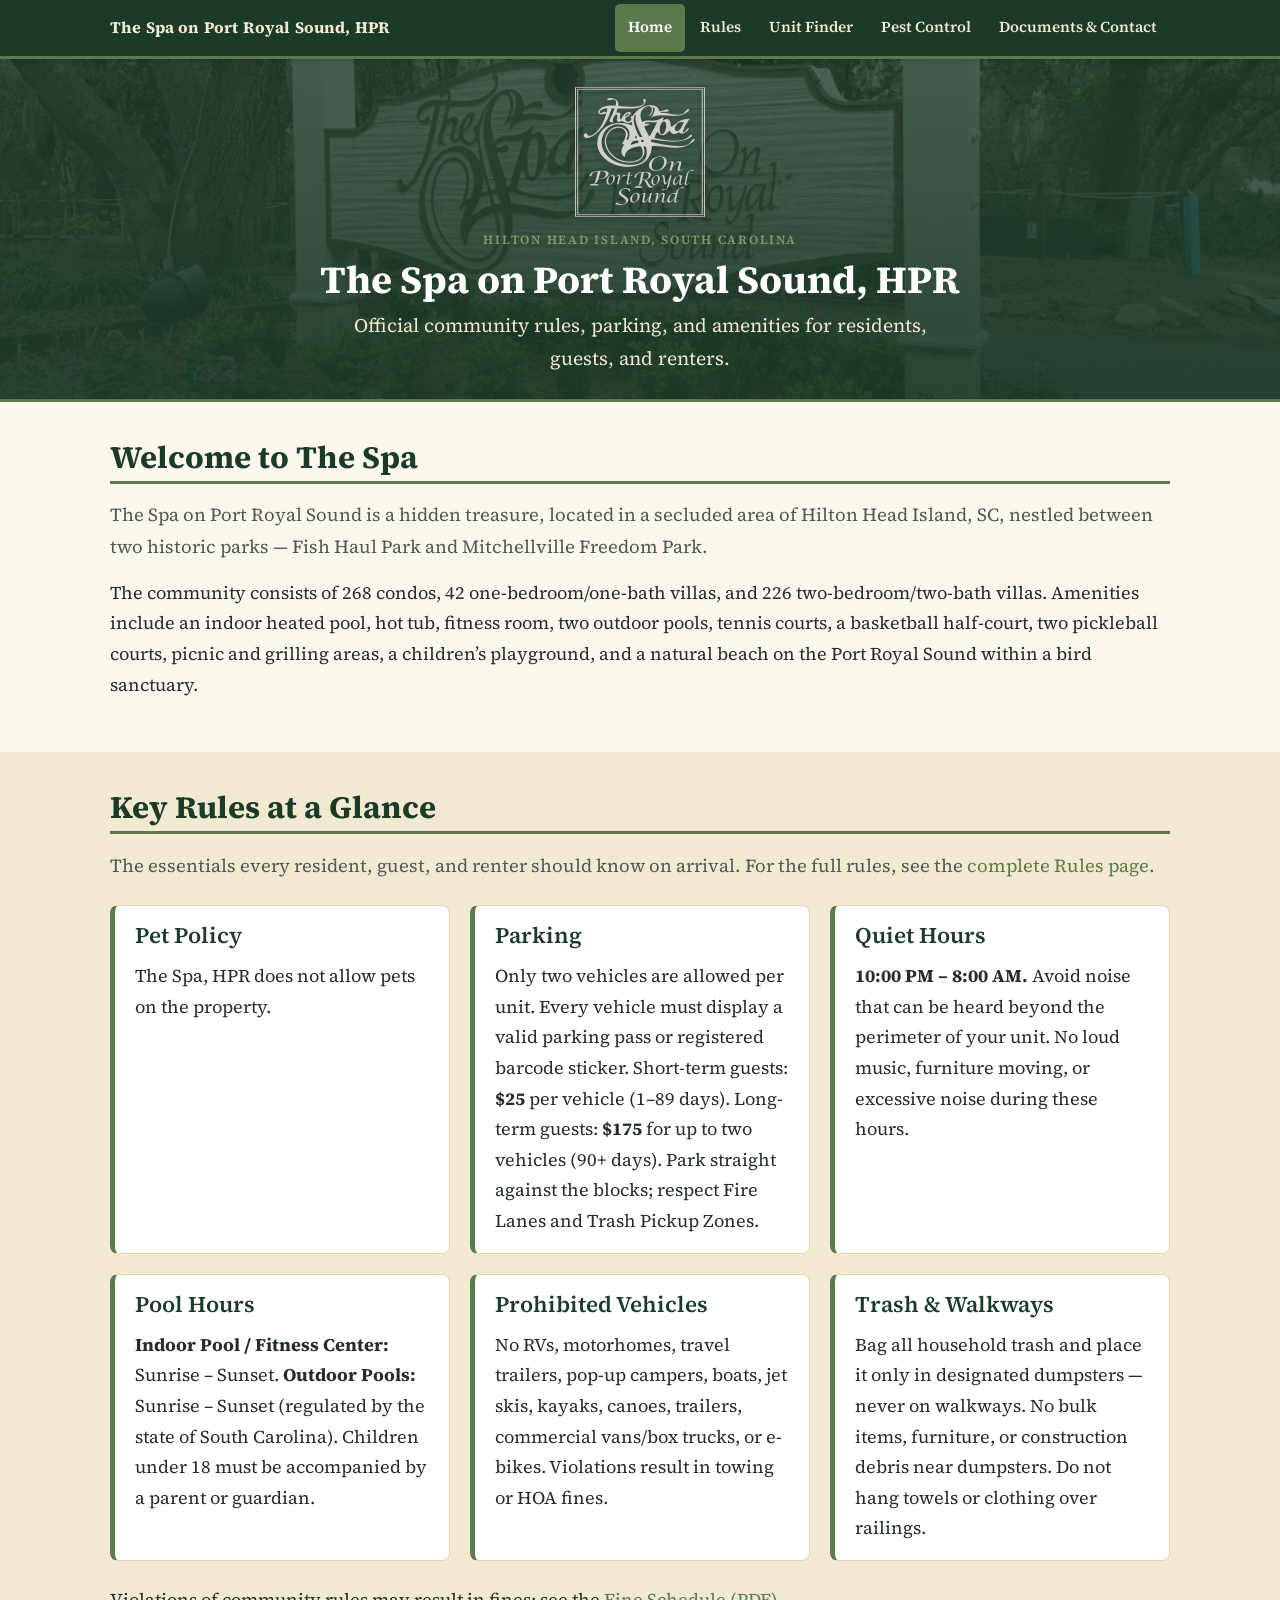
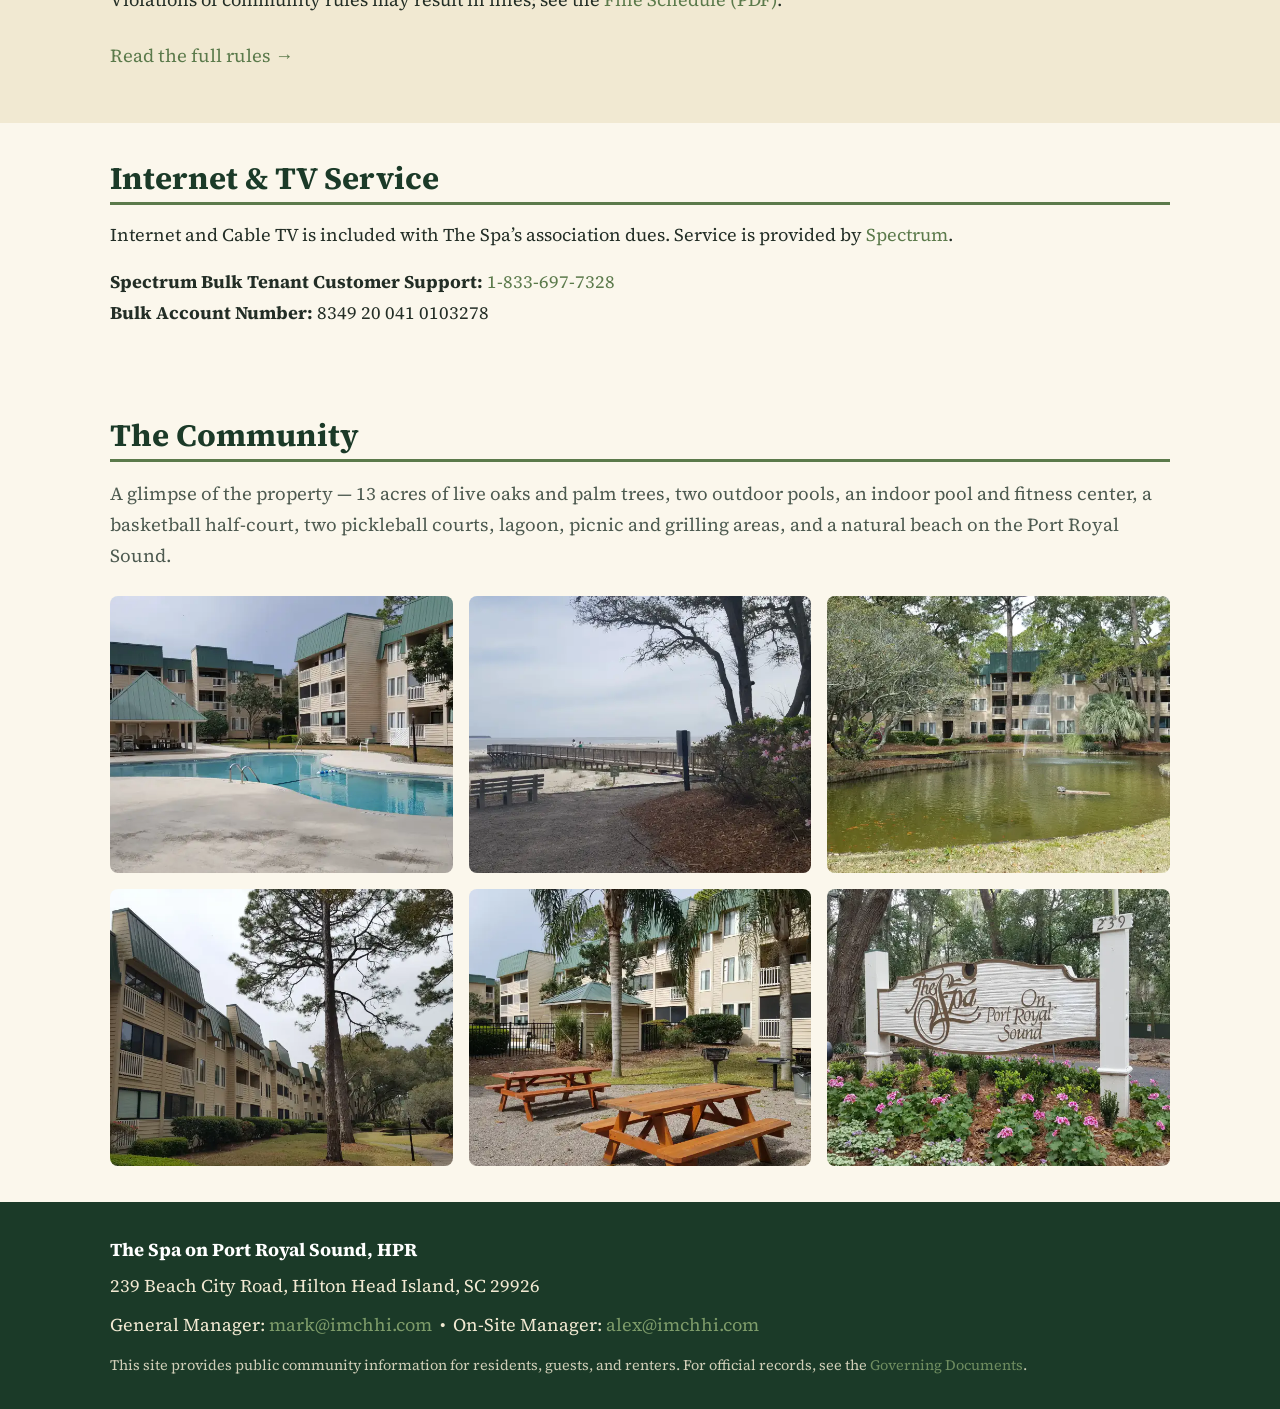
<file: index.html>
<!DOCTYPE html>
<html lang="en">
<head>
  <meta charset="UTF-8">
  <meta name="viewport" content="width=device-width, initial-scale=1.0">
  <title>The Spa on Port Royal Sound, HPR — Rules, Parking &amp; Amenities | Hilton Head Island</title>
  <meta name="description" content="Official rules, parking passes, pool hours, and info for The Spa on Port Royal Sound, HPR, a 268-condo and 268-villa community at 239 Beach City Road, Hilton Head Island, SC. For residents, guests, and renters.">
  <meta name="author" content="The Spa on Port Royal Sound, HPR">
  <meta name="theme-color" content="#1B3A28">
  <meta property="og:title" content="The Spa on Port Royal Sound, HPR">
  <meta property="og:description" content="Official rules, parking, pool hours, and info for residents, guests, and renters. 239 Beach City Road, Hilton Head Island, SC.">
  <meta property="og:type" content="website">
  <meta property="og:image" content="https://thespahpr.org/images/og-entrance-1200x630.jpg">
  <meta property="og:image:width" content="1200">
  <meta property="og:image:height" content="630">
  <meta property="og:url" content="https://thespahpr.org/">
  <link rel="preload" href="fonts/source-serif-4-latin-var.woff2" as="font" type="font/woff2" crossorigin>
  <link rel="stylesheet" href="style.css">
  <link rel="icon" type="image/png" sizes="48x48" href="images/favicon-48.png">
  <link rel="apple-touch-icon" href="images/apple-touch-icon-180.png">
  <script type="application/ld+json">
  {
    "@context": "https://schema.org",
    "@type": ["Place", "TouristAttraction"],
    "name": "The Spa on Port Royal Sound, HPR",
    "description": "A 268-condo and 268-villa community on Hilton Head Island, SC, on the Port Royal Sound. Amenities include an indoor heated pool, hot tub, fitness center, two outdoor pools, tennis courts, playground, and a natural beach in a bird sanctuary.",
    "url": "https://thespahpr.org/",
    "address": {
      "@type": "PostalAddress",
      "streetAddress": "239 Beach City Road",
      "addressLocality": "Hilton Head Island",
      "addressRegion": "SC",
      "postalCode": "29926",
      "addressCountry": "US"
    },
    "contactPoint": [
      {
        "@type": "ContactPoint",
        "contactType": "customer service",
        "name": "Mark Benson, General Manager",
        "email": "mark@imchhi.com"
      },
      {
        "@type": "ContactPoint",
        "contactType": "customer service",
        "name": "Alex Bozeman, On-Site Manager",
        "email": "alex@imchhi.com"
      }
    ]
  }
  </script>
</head>
<body>

  <nav class="topbar" id="topnav" aria-label="Primary navigation">
    <div class="topbar-inner container">
      <a class="brand" href="index.html"><span class="brand-full">The Spa on Port Royal Sound, HPR</span><span class="brand-short">The Spa, HPR</span></a>
      <div class="nav-links" role="navigation">
        <a href="index.html" aria-current="page">Home</a>
        <a href="rules.html">Rules</a>
        <a href="unit-finder.html">Unit Finder</a>
        <a href="pest-control.html">Pest Control</a>
        <a href="documents.html">Documents &amp; Contact</a>
      </div>
    </div>
  </nav>

  <header class="masthead" role="banner">
    <img class="masthead-bg" src="images/hero-entrance-1152.webp" alt="" width="1152" height="648" fetchpriority="high" decoding="async">
    <div class="container masthead-inner">
      <img class="site-logo" src="images/rasters/site-logo-260.webp" alt="The Spa on Port Royal Sound, HPR logo" width="260" height="260">
      <p class="masthead-eyebrow">Hilton Head Island, South Carolina</p>
      <h1>The Spa on Port Royal Sound, HPR</h1>
      <p class="masthead-tagline">Official community rules, parking, and amenities for residents, guests, and renters.</p>
    </div>
  </header>

  <main>

    <section class="section">
      <div class="container">
        <h2>Welcome to The Spa</h2>
        <p class="lede">The Spa on Port Royal Sound is a hidden treasure, located in a secluded area of Hilton Head Island, SC, nestled between two historic parks — Fish Haul Park and Mitchellville Freedom Park.</p>
        <p>The community consists of 268 condos, 42 one-bedroom/one-bath villas, and 226 two-bedroom/two-bath villas. Amenities include an indoor heated pool, hot tub, fitness room, two outdoor pools, tennis courts, a basketball half-court, two pickleball courts, picnic and grilling areas, a children&rsquo;s playground, and a natural beach on the Port Royal Sound within a bird sanctuary.</p>
      </div>
    </section>

    <section class="section section-alt" id="key-rules">
      <div class="container">
        <h2>Key Rules at a Glance</h2>
        <p class="lede">The essentials every resident, guest, and renter should know on arrival. For the full rules, see the <a href="rules.html">complete Rules page</a>.</p>

        <div class="rules-grid">
          <article class="rule-card">
            <h3>Pet Policy</h3>
            <p>The Spa, HPR does not allow pets on the property.</p>
          </article>

          <article class="rule-card">
            <h3>Parking</h3>
            <p>Only two vehicles are allowed per unit. Every vehicle must display a valid parking pass or registered barcode sticker. Short-term guests: <strong>$25</strong> per vehicle (1&ndash;89 days). Long-term guests: <strong>$175</strong> for up to two vehicles (90+ days). Park straight against the blocks; respect Fire Lanes and Trash Pickup Zones.</p>
          </article>

          <article class="rule-card">
            <h3>Quiet Hours</h3>
            <p><strong>10:00 PM &ndash; 8:00 AM.</strong> Avoid noise that can be heard beyond the perimeter of your unit. No loud music, furniture moving, or excessive noise during these hours.</p>
          </article>

          <article class="rule-card">
            <h3>Pool Hours</h3>
            <p><strong>Indoor Pool / Fitness Center:</strong> Sunrise &ndash; Sunset. <strong>Outdoor Pools:</strong> Sunrise &ndash; Sunset (regulated by the state of South Carolina). Children under 18 must be accompanied by a parent or guardian.</p>
          </article>

          <article class="rule-card">
            <h3>Prohibited Vehicles</h3>
            <p>No RVs, motorhomes, travel trailers, pop-up campers, boats, jet skis, kayaks, canoes, trailers, commercial vans/box trucks, or e-bikes. Violations result in towing or HOA fines.</p>
          </article>

          <article class="rule-card">
            <h3>Trash &amp; Walkways</h3>
            <p>Bag all household trash and place it only in designated dumpsters — never on walkways. No bulk items, furniture, or construction debris near dumpsters. Do not hang towels or clothing over railings.</p>
          </article>
        </div>

        <p>Violations of community rules may result in fines; see the <a href="https://www.imchhi.com/_files/ugd/a7227c_1ba12111fc824ec282f892b81226d903.pdf" rel="noopener">Fine Schedule (PDF)</a>.</p>
        <p class="more-link"><a href="rules.html">Read the full rules &rarr;</a></p>
      </div>
    </section>

    <section class="section">
      <div class="container">
        <h2>Internet &amp; TV Service</h2>
        <p>Internet and Cable TV is included with The Spa&rsquo;s association dues. Service is provided by <a href="https://www.spectrum.com/" rel="noopener">Spectrum</a>.</p>
        <p><strong>Spectrum Bulk Tenant Customer Support:</strong> <a href="tel:+18336977328">1-833-697-7328</a><br>
          <strong>Bulk Account Number:</strong> 8349 20 041 0103278</p>
      </div>
    </section>

    <section class="section" id="community">
      <div class="container">
        <h2>The Community</h2>
        <p class="lede">A glimpse of the property &mdash; 13 acres of live oaks and palm trees, two outdoor pools, an indoor pool and fitness center, a basketball half-court, two pickleball courts, lagoon, picnic and grilling areas, and a natural beach on the Port Royal Sound.</p>
        <div class="photo-gallery" role="list">
          <figure class="photo-tile" role="listitem">
            <img src="images/rasters/photos/outdoor-pool-hottub-800.webp" srcset="images/rasters/photos/outdoor-pool-hottub-400.webp 400w, images/rasters/photos/outdoor-pool-hottub-800.webp 800w" sizes="(max-width: 640px) 45vw, 33vw" alt="Outdoor pool with hot tub surrounded by live oaks" loading="lazy" decoding="async" width="800" height="534">
            <figcaption>Outdoor pool &amp; hot tub</figcaption>
          </figure>
          <figure class="photo-tile" role="listitem">
            <img src="images/rasters/photos/beach-boardwalk-pier-800.webp" srcset="images/rasters/photos/beach-boardwalk-pier-400.webp 400w, images/rasters/photos/beach-boardwalk-pier-800.webp 800w" sizes="(max-width: 640px) 45vw, 33vw" alt="Wooden boardwalk leading to the natural beach on Port Royal Sound" loading="lazy" decoding="async" width="800" height="534">
            <figcaption>Natural beach on Port Royal Sound</figcaption>
          </figure>
          <figure class="photo-tile" role="listitem">
            <img src="images/rasters/photos/koi-pond-fountain-800.webp" srcset="images/rasters/photos/koi-pond-fountain-400.webp 400w, images/rasters/photos/koi-pond-fountain-800.webp 800w" sizes="(max-width: 640px) 45vw, 33vw" alt="Koi pond with fountain surrounded by landscaping" loading="lazy" decoding="async" width="800" height="534">
            <figcaption>Koi pond &amp; gardens</figcaption>
          </figure>
          <figure class="photo-tile" role="listitem">
            <img src="images/rasters/photos/building-exterior-pines-800.webp" srcset="images/rasters/photos/building-exterior-pines-400.webp 400w, images/rasters/photos/building-exterior-pines-800.webp 800w" sizes="(max-width: 640px) 45vw, 33vw" alt="Condo building exterior with green metal roofs under pine trees" loading="lazy" decoding="async" width="800" height="534">
            <figcaption>Condo &amp; villa buildings</figcaption>
          </figure>
          <figure class="photo-tile" role="listitem">
            <img src="images/rasters/photos/picnic-grills-800.webp" srcset="images/rasters/photos/picnic-grills-400.webp 400w, images/rasters/photos/picnic-grills-800.webp 800w" sizes="(max-width: 640px) 45vw, 33vw" alt="Picnic tables and charcoal grills between buildings" loading="lazy" decoding="async" width="800" height="534">
            <figcaption>Picnic &amp; grilling areas</figcaption>
          </figure>
          <figure class="photo-tile" role="listitem">
            <img src="images/rasters/photos/entrance-sign-flowers-800.webp" srcset="images/rasters/photos/entrance-sign-flowers-400.webp 400w, images/rasters/photos/entrance-sign-flowers-800.webp 800w" sizes="(max-width: 640px) 45vw, 33vw" alt="The Spa on Port Royal Sound entrance sign with pink flowers" loading="lazy" decoding="async" width="800" height="534">
            <figcaption>Entrance, 239 Beach City Road</figcaption>
          </figure>
        </div>
      </div>
    </section>

  </main>

  <footer class="footer" role="contentinfo">
    <div class="container">
      <p class="footer-name">The Spa on Port Royal Sound, HPR</p>
      <address>239 Beach City Road, Hilton Head Island, SC 29926</address>
      <p class="footer-contacts">
        General Manager: <a href="mailto:mark@imchhi.com">mark@imchhi.com</a> &nbsp;&bull;&nbsp;
        On-Site Manager: <a href="mailto:alex@imchhi.com">alex@imchhi.com</a>
      </p>
      <p class="footer-fineprint">This site provides public community information for residents, guests, and renters. For official records, see the <a href="documents.html">Governing Documents</a>.</p>
    </div>
  </footer>

</body>
</html>
</file>
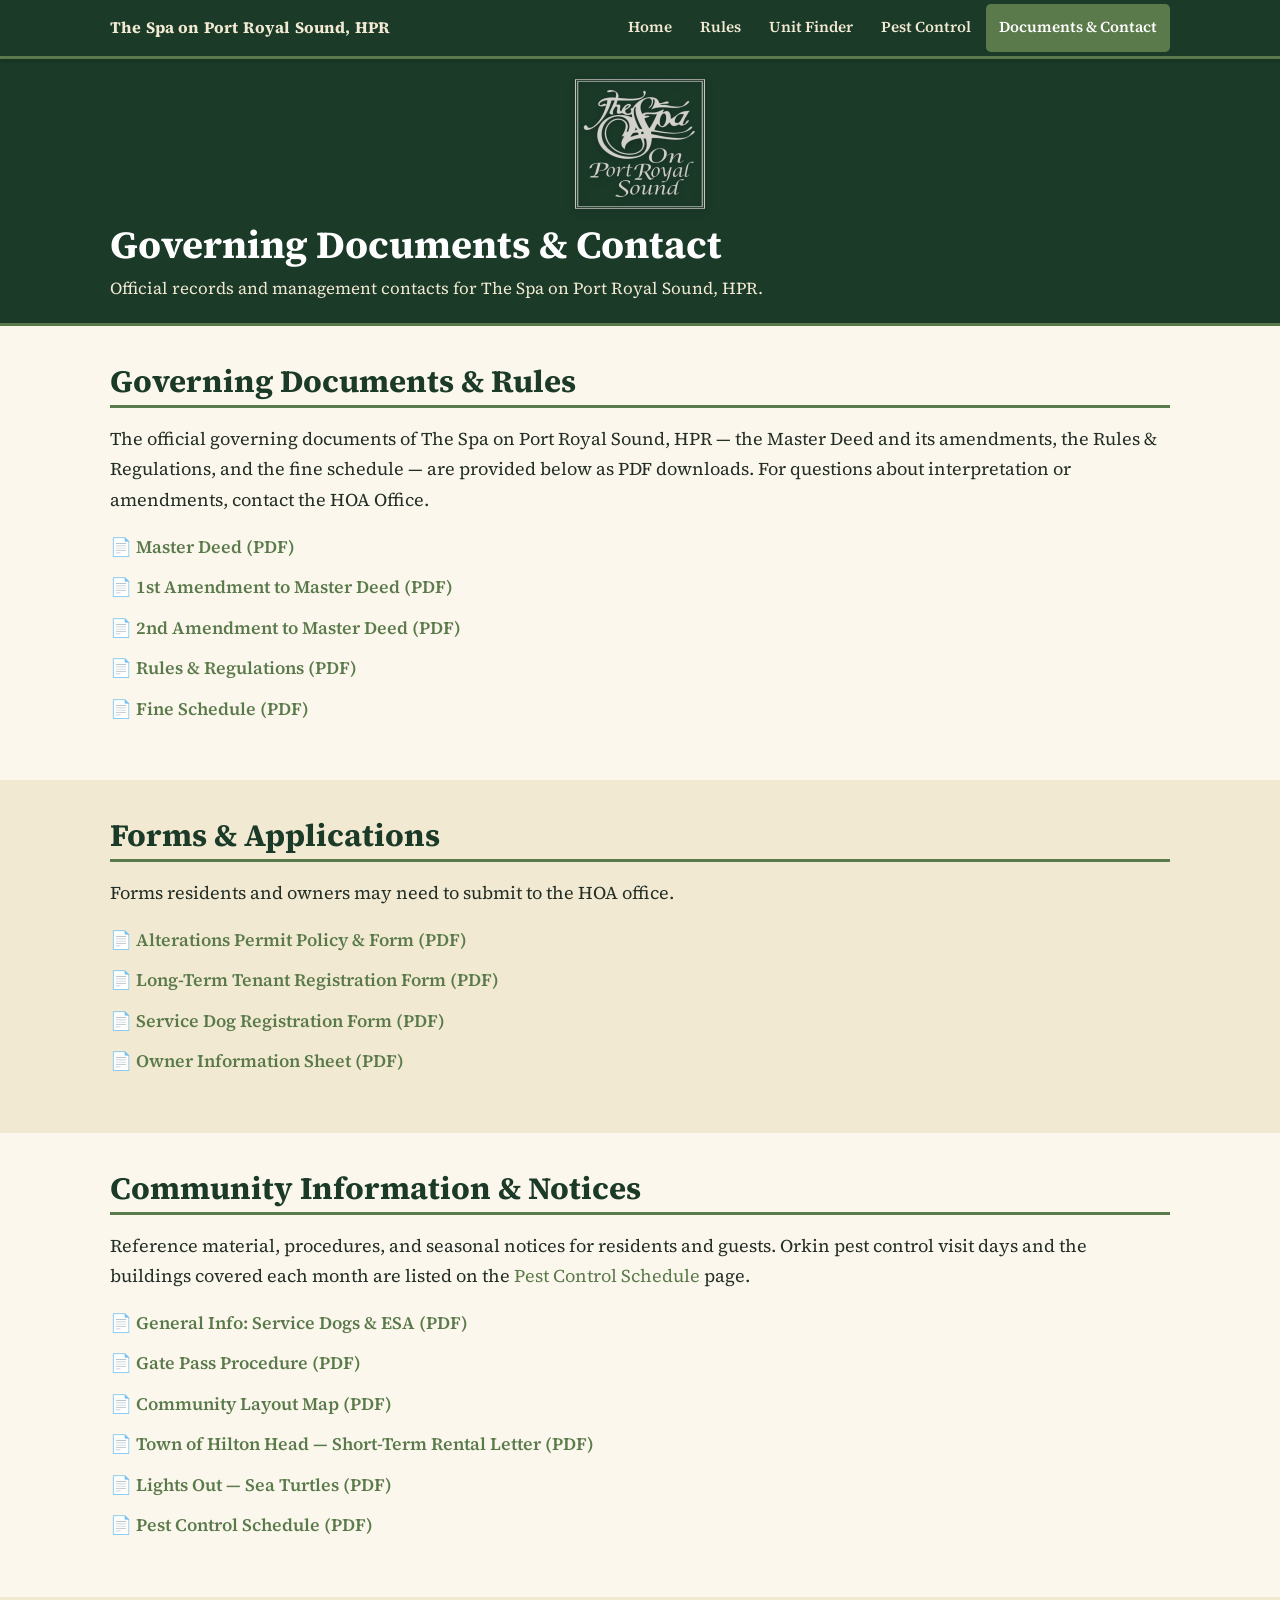
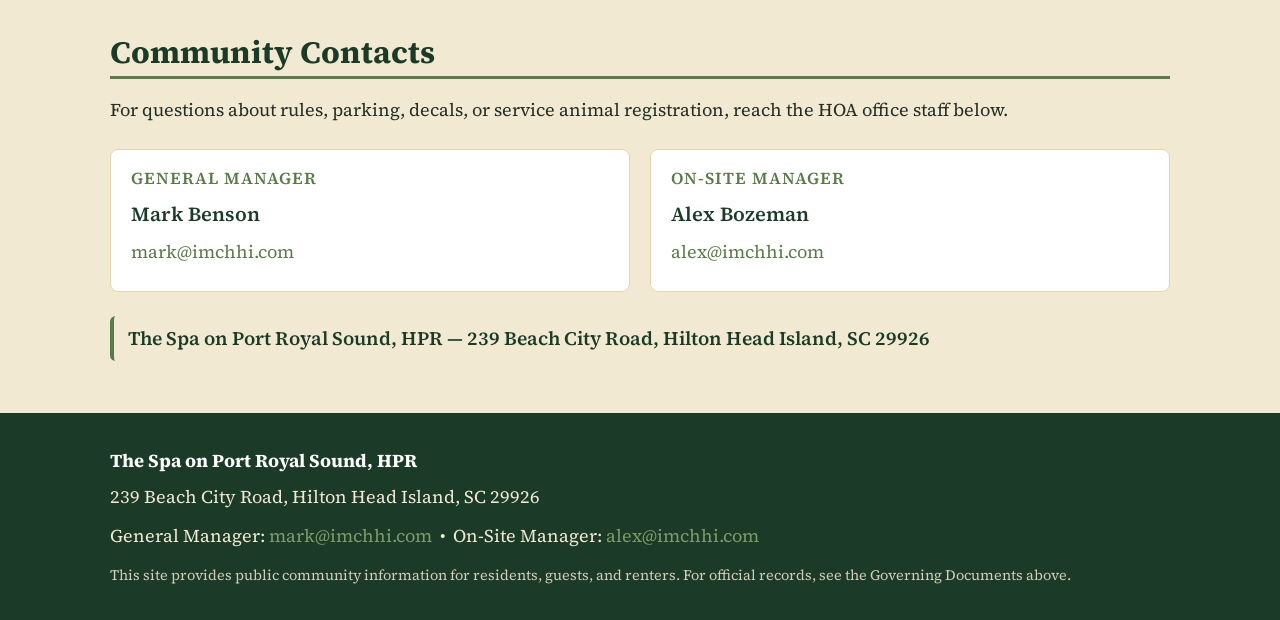
<file: documents.html>
<!DOCTYPE html>
<html lang="en">
<head>
  <meta charset="UTF-8">
  <meta name="viewport" content="width=device-width, initial-scale=1.0">
  <title>Governing Documents &amp; Contact — The Spa on Port Royal Sound, HPR</title>
  <meta name="description" content="Governing documents (Master Deed and amendments, Rules & Regulations) and HOA management contacts for The Spa on Port Royal Sound, HPR, Hilton Head Island, SC.">
  <meta name="author" content="The Spa on Port Royal Sound, HPR">
  <meta name="theme-color" content="#1B3A28">
  <link rel="preload" href="fonts/source-serif-4-latin-var.woff2" as="font" type="font/woff2" crossorigin>
  <link rel="stylesheet" href="style.css">
  <link rel="icon" type="image/png" sizes="48x48" href="images/favicon-48.png">
  <link rel="apple-touch-icon" href="images/apple-touch-icon-180.png">
</head>
<body>

  <nav class="topbar" id="topnav" aria-label="Primary navigation">
    <div class="topbar-inner container">
      <a class="brand" href="index.html"><span class="brand-full">The Spa on Port Royal Sound, HPR</span><span class="brand-short">The Spa, HPR</span></a>
      <div class="nav-links" role="navigation">
        <a href="index.html">Home</a>
        <a href="rules.html">Rules</a>
        <a href="unit-finder.html">Unit Finder</a>
        <a href="pest-control.html">Pest Control</a>
        <a href="documents.html" aria-current="page">Documents &amp; Contact</a>
      </div>
    </div>
  </nav>

  <header class="page-header" role="banner">
    <div class="container">
      <img class="site-logo" src="images/rasters/site-logo-260.webp" alt="The Spa on Port Royal Sound, HPR logo" width="260" height="260">
      <h1>Governing Documents &amp; Contact</h1>
      <p class="page-header-tagline">Official records and management contacts for The Spa on Port Royal Sound, HPR.</p>
    </div>
  </header>

  <main>

    <section id="documents" class="section">
      <div class="container">
        <h2>Governing Documents &amp; Rules</h2>
        <p>The official governing documents of The Spa on Port Royal Sound, HPR &mdash; the Master Deed and its amendments, the Rules &amp; Regulations, and the fine schedule &mdash; are provided below as PDF downloads. For questions about interpretation or amendments, contact the HOA Office.</p>
        <ul class="doc-links">
          <li><a href="https://www.imchhi.com/_files/ugd/a7227c_e69cfe116f3a449db107aa422b0ececa.pdf" rel="noopener">Master Deed (PDF)</a></li>
          <li><a href="https://www.imchhi.com/_files/ugd/a7227c_8ba708a739a24addac2e30f804b5ea94.pdf" rel="noopener">1st Amendment to Master Deed (PDF)</a></li>
          <li><a href="https://www.imchhi.com/_files/ugd/a7227c_64fab405399b4624ba818f415502f61a.pdf" rel="noopener">2nd Amendment to Master Deed (PDF)</a></li>
          <li><a href="https://www.imchhi.com/_files/ugd/a7227c_21407c2e349a4a8f808d49268eb83ea4.pdf" rel="noopener">Rules &amp; Regulations (PDF)</a></li>
          <li><a href="https://www.imchhi.com/_files/ugd/a7227c_1ba12111fc824ec282f892b81226d903.pdf" rel="noopener">Fine Schedule (PDF)</a></li>
        </ul>
      </div>
    </section>

    <section id="forms" class="section section-alt">
      <div class="container">
        <h2>Forms &amp; Applications</h2>
        <p>Forms residents and owners may need to submit to the HOA office.</p>
        <ul class="doc-links">
          <li><a href="https://www.imchhi.com/_files/ugd/a7227c_d14063695ac44525a26a6b770d4e88ce.pdf" rel="noopener">Alterations Permit Policy &amp; Form (PDF)</a></li>
          <li><a href="https://www.imchhi.com/_files/ugd/a7227c_dd228cc7eb2245bbbb824ae308eeb5dd.pdf" rel="noopener">Long-Term Tenant Registration Form (PDF)</a></li>
          <li><a href="https://www.imchhi.com/_files/ugd/a7227c_9792fe59017746778da2e7218108f73b.pdf" rel="noopener">Service Dog Registration Form (PDF)</a></li>
          <li><a href="https://www.imchhi.com/_files/ugd/a7227c_444a6fc5890548bdbcb8bbc9c27241e0.pdf" rel="noopener">Owner Information Sheet (PDF)</a></li>
        </ul>
      </div>
    </section>

    <section id="community-info" class="section">
      <div class="container">
        <h2>Community Information &amp; Notices</h2>
        <p>Reference material, procedures, and seasonal notices for residents and guests. Orkin pest control visit days and the buildings covered each month are listed on the <a href="pest-control.html">Pest Control Schedule</a> page.</p>
        <ul class="doc-links">
          <li><a href="https://www.imchhi.com/_files/ugd/a7227c_a1cacf6b14c545448284b3df59fa6bc8.pdf" rel="noopener">General Info: Service Dogs &amp; ESA (PDF)</a></li>
          <li><a href="https://www.imchhi.com/_files/ugd/a7227c_316f72a2f7a54333a536c9f4c6e9801e.pdf" rel="noopener">Gate Pass Procedure (PDF)</a></li>
          <li><a href="https://www.imchhi.com/_files/ugd/a7227c_c512661056f8494283359d2a2e7157b7.pdf" rel="noopener">Community Layout Map (PDF)</a></li>
          <li><a href="https://www.imchhi.com/_files/ugd/a7227c_614183bb654a4ea5a9be86fcf388368c.pdf" rel="noopener">Town of Hilton Head &mdash; Short-Term Rental Letter (PDF)</a></li>
          <li><a href="https://www.imchhi.com/_files/ugd/a7227c_418629fb5f9d4611b9a96afc4960fe78.pdf" rel="noopener">Lights Out &mdash; Sea Turtles (PDF)</a></li>
          <li><a href="https://www.imchhi.com/_files/ugd/a7227c_f18c97ebb6cd46f4af6d54d5731c604b.pdf" rel="noopener">Pest Control Schedule (PDF)</a></li>
        </ul>
      </div>
    </section>

    <section id="contacts" class="section section-alt">
      <div class="container">
        <h2>Community Contacts</h2>
        <p>For questions about rules, parking, decals, or service animal registration, reach the HOA office staff below.</p>

        <div class="contacts-grid">
          <article class="contact-card">
            <h3>General Manager</h3>
            <p class="contact-name">Mark Benson</p>
            <p><a href="mailto:mark@imchhi.com">mark@imchhi.com</a></p>
          </article>

          <article class="contact-card">
            <h3>On-Site Manager</h3>
            <p class="contact-name">Alex Bozeman</p>
            <p><a href="mailto:alex@imchhi.com">alex@imchhi.com</a></p>
          </article>
        </div>

        <p class="keyfact">The Spa on Port Royal Sound, HPR &mdash; 239 Beach City Road, Hilton Head Island, SC 29926</p>
      </div>
    </section>

  </main>

  <footer class="footer" role="contentinfo">
    <div class="container">
      <p class="footer-name">The Spa on Port Royal Sound, HPR</p>
      <address>239 Beach City Road, Hilton Head Island, SC 29926</address>
      <p class="footer-contacts">
        General Manager: <a href="mailto:mark@imchhi.com">mark@imchhi.com</a> &nbsp;&bull;&nbsp;
        On-Site Manager: <a href="mailto:alex@imchhi.com">alex@imchhi.com</a>
      </p>
      <p class="footer-fineprint">This site provides public community information for residents, guests, and renters. For official records, see the Governing Documents above.</p>
    </div>
  </footer>

</body>
</html>
</file>
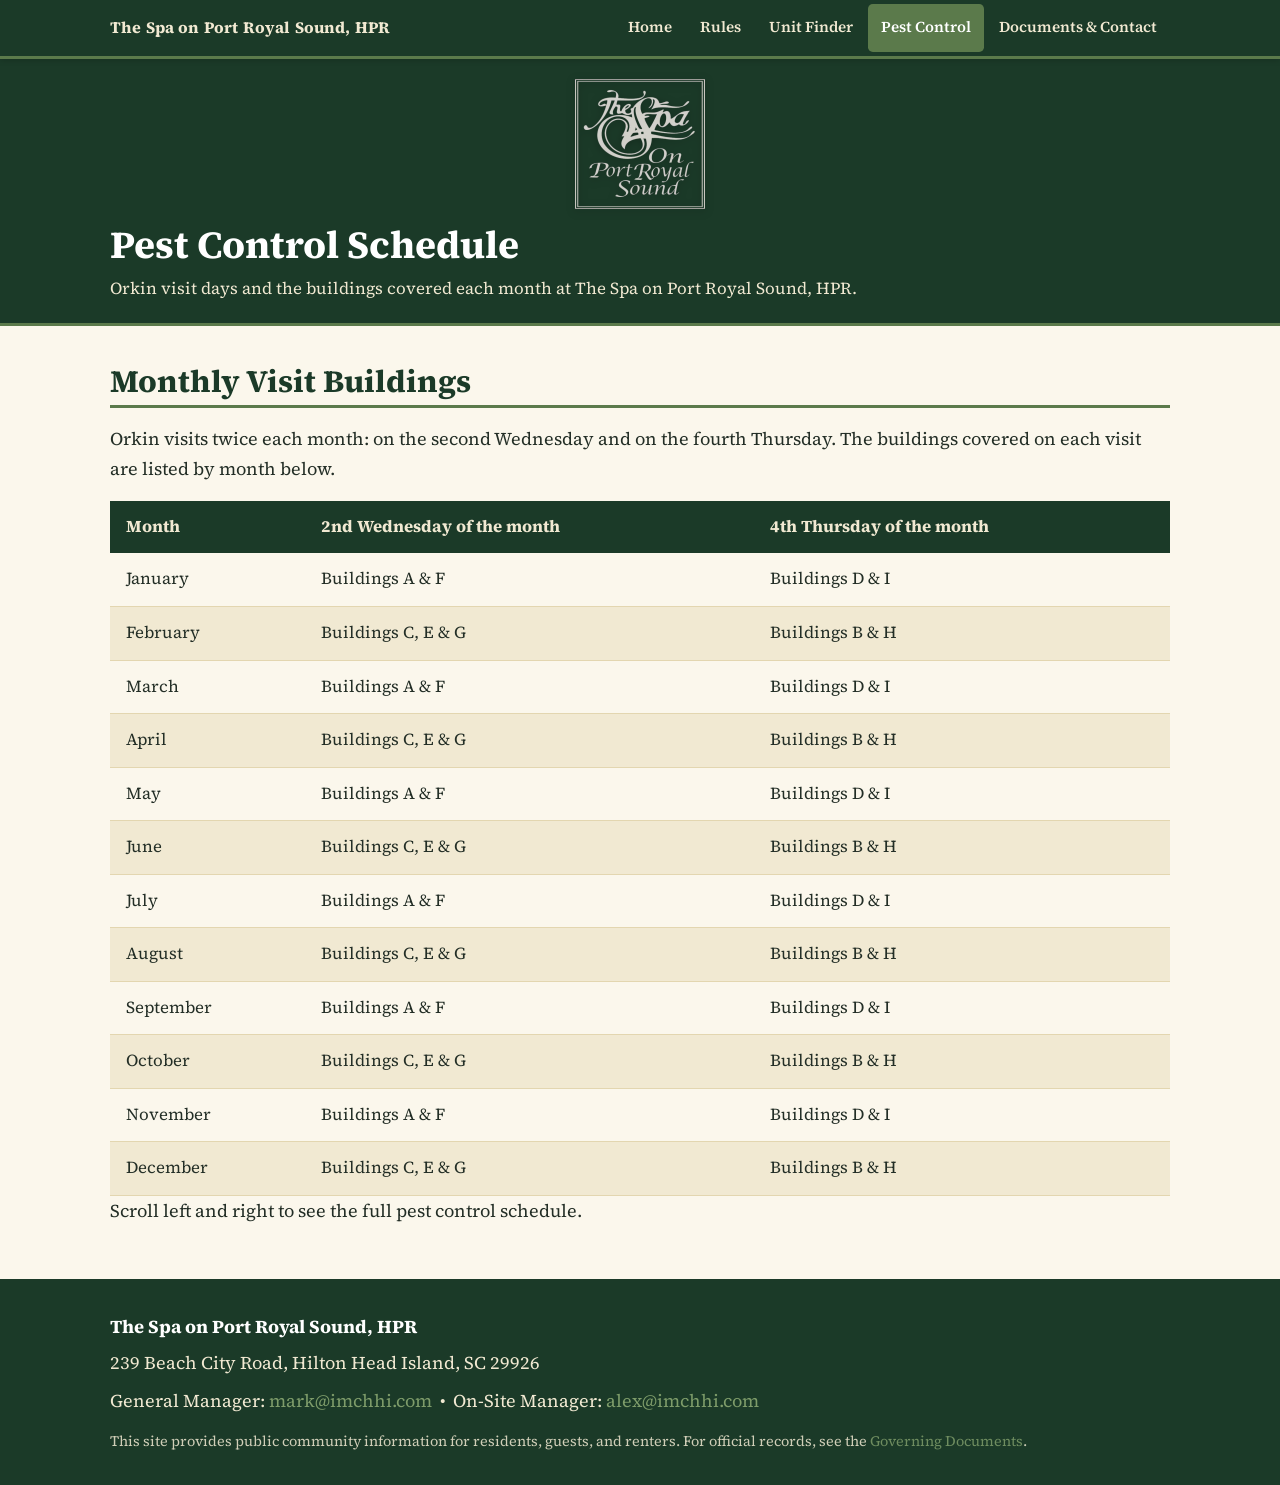
<file: pest-control.html>
<!DOCTYPE html>
<html lang="en">
<head>
  <meta charset="UTF-8">
  <meta name="viewport" content="width=device-width, initial-scale=1.0">
  <title>Pest Control Schedule — The Spa on Port Royal Sound, HPR</title>
  <meta name="description" content="Pest control schedule for The Spa on Port Royal Sound, HPR: Orkin visits on the second Wednesday and fourth Thursday of each month, with the buildings covered on each visit at buildings A through I.">
  <meta name="author" content="The Spa on Port Royal Sound, HPR">
  <meta name="theme-color" content="#1B3A28">
  <meta property="og:title" content="Pest Control Schedule — The Spa on Port Royal Sound, HPR">
  <meta property="og:description" content="Monthly Orkin pest control visits and the buildings covered each month at The Spa on Port Royal Sound, HPR.">
  <meta property="og:type" content="website">
  <meta property="og:image" content="https://thespahpr.org/images/og-entrance-1200x630.jpg">
  <link rel="preload" href="fonts/source-serif-4-latin-var.woff2" as="font" type="font/woff2" crossorigin>
  <link rel="stylesheet" href="style.css">
  <link rel="icon" type="image/png" sizes="48x48" href="images/favicon-48.png">
  <link rel="apple-touch-icon" href="images/apple-touch-icon-180.png">
</head>
<body>

  <nav class="topbar" id="topnav" aria-label="Primary navigation">
    <div class="topbar-inner container">
      <a class="brand" href="index.html"><span class="brand-full">The Spa on Port Royal Sound, HPR</span><span class="brand-short">The Spa, HPR</span></a>
      <div class="nav-links" role="navigation">
        <a href="index.html">Home</a>
        <a href="rules.html">Rules</a>
        <a href="unit-finder.html">Unit Finder</a>
        <a href="pest-control.html" aria-current="page">Pest Control</a>
        <a href="documents.html">Documents &amp; Contact</a>
      </div>
    </div>
  </nav>

  <header class="page-header" role="banner">
    <div class="container">
      <img class="site-logo" src="images/rasters/site-logo-260.webp" alt="The Spa on Port Royal Sound, HPR logo" width="260" height="260">
      <h1>Pest Control Schedule</h1>
      <p class="page-header-tagline">Orkin visit days and the buildings covered each month at The Spa on Port Royal Sound, HPR.</p>
    </div>
  </header>

  <main>

    <section id="schedule" class="section">
      <div class="container">
        <h2>Monthly Visit Buildings</h2>
        <p>Orkin visits twice each month: on the second Wednesday and on the fourth Thursday. The buildings covered on each visit are listed by month below.</p>
        <div class="table-wrap">
          <table>
            <caption class="visually-hidden">Orkin pest control buildings covered by month</caption>
            <thead>
              <tr>
                <th scope="col">Month</th>
                <th scope="col">2nd Wednesday of the month</th>
                <th scope="col">4th Thursday of the month</th>
              </tr>
            </thead>
            <tbody>
              <tr><td>January</td><td>Buildings A &amp; F</td><td>Buildings D &amp; I</td></tr>
              <tr><td>February</td><td>Buildings C, E &amp; G</td><td>Buildings B &amp; H</td></tr>
              <tr><td>March</td><td>Buildings A &amp; F</td><td>Buildings D &amp; I</td></tr>
              <tr><td>April</td><td>Buildings C, E &amp; G</td><td>Buildings B &amp; H</td></tr>
              <tr><td>May</td><td>Buildings A &amp; F</td><td>Buildings D &amp; I</td></tr>
              <tr><td>June</td><td>Buildings C, E &amp; G</td><td>Buildings B &amp; H</td></tr>
              <tr><td>July</td><td>Buildings A &amp; F</td><td>Buildings D &amp; I</td></tr>
              <tr><td>August</td><td>Buildings C, E &amp; G</td><td>Buildings B &amp; H</td></tr>
              <tr><td>September</td><td>Buildings A &amp; F</td><td>Buildings D &amp; I</td></tr>
              <tr><td>October</td><td>Buildings C, E &amp; G</td><td>Buildings B &amp; H</td></tr>
              <tr><td>November</td><td>Buildings A &amp; F</td><td>Buildings D &amp; I</td></tr>
              <tr><td>December</td><td>Buildings C, E &amp; G</td><td>Buildings B &amp; H</td></tr>
            </tbody>
          </table>
        </div>
        <p class="mobile-hint">Scroll left and right to see the full pest control schedule.</p>
      </div>
    </section>

  </main>

  <footer class="footer" role="contentinfo">
    <div class="container">
      <p class="footer-name">The Spa on Port Royal Sound, HPR</p>
      <address>239 Beach City Road, Hilton Head Island, SC 29926</address>
      <p class="footer-contacts">
        General Manager: <a href="mailto:mark@imchhi.com">mark@imchhi.com</a> &nbsp;&bull;&nbsp;
        On-Site Manager: <a href="mailto:alex@imchhi.com">alex@imchhi.com</a>
      </p>
      <p class="footer-fineprint">This site provides public community information for residents, guests, and renters. For official records, see the <a href="documents.html">Governing Documents</a>.</p>
    </div>
  </footer>

</body>
</html>
</file>
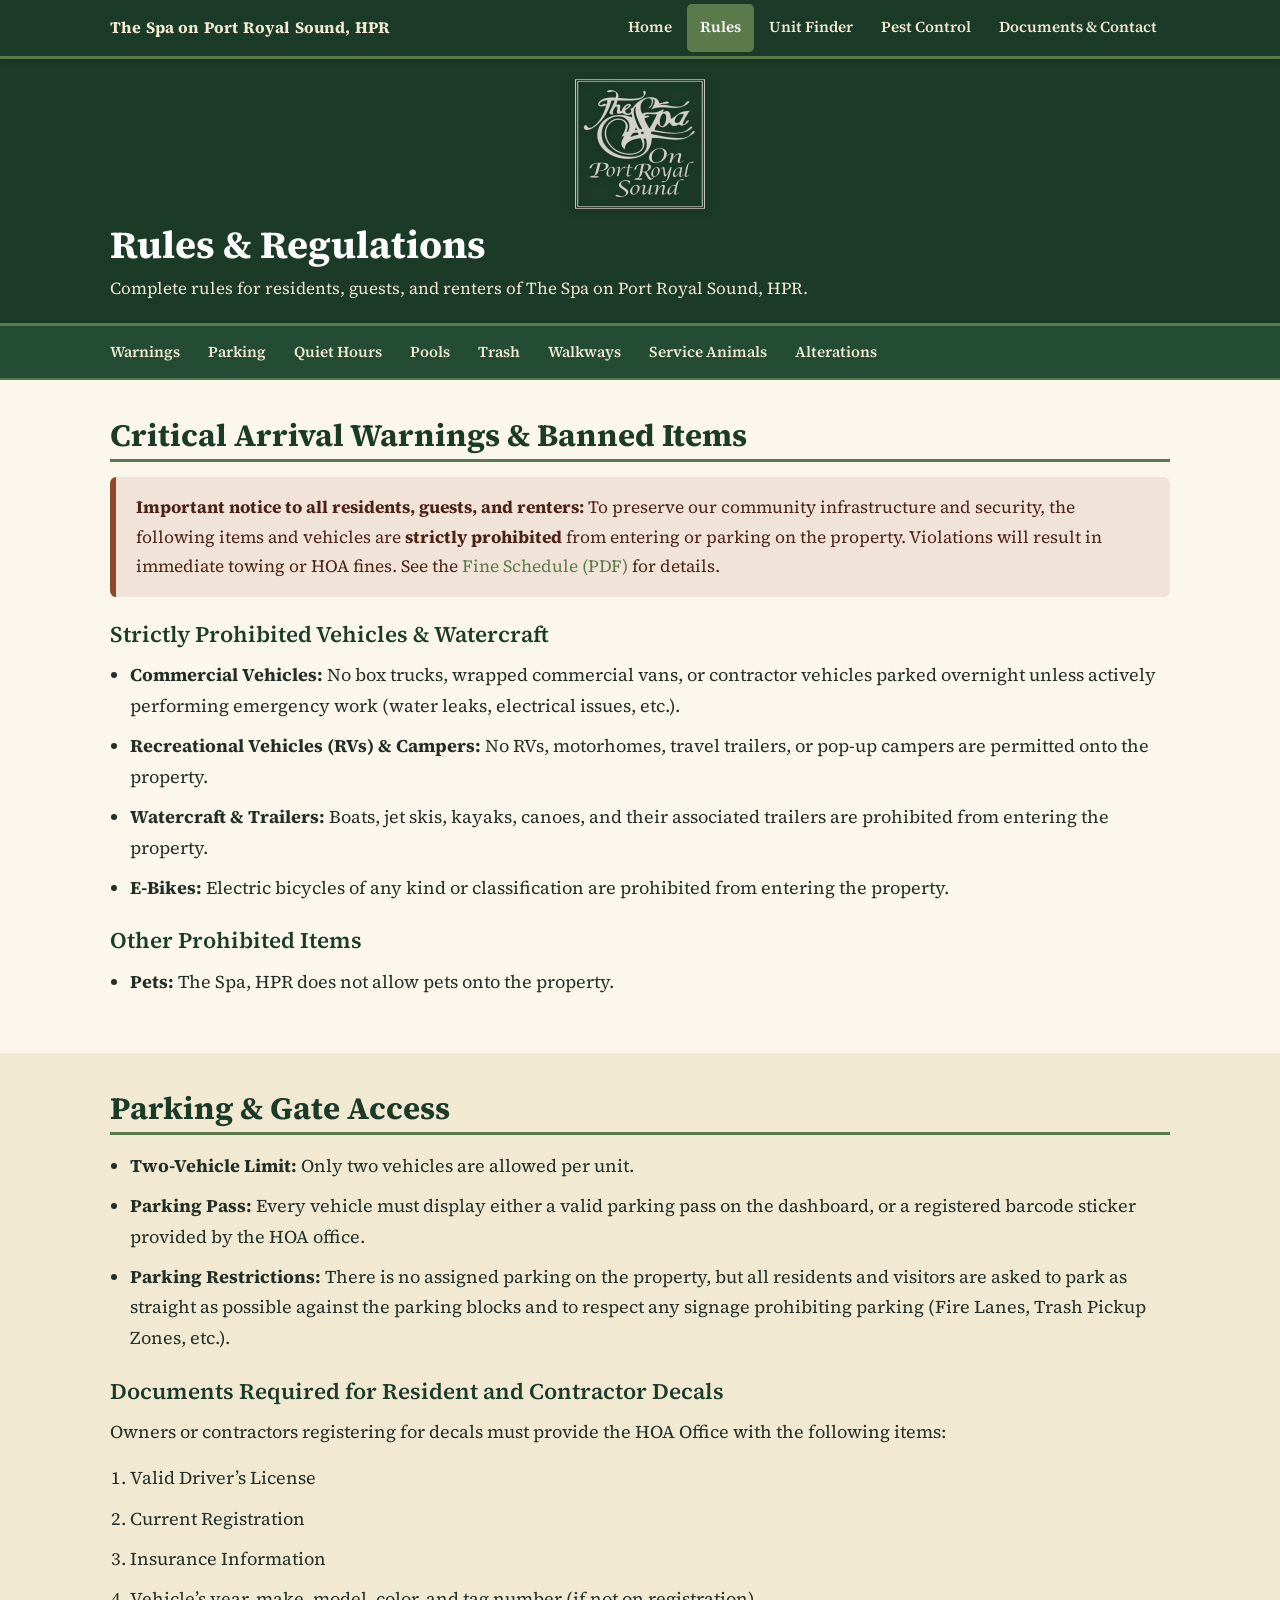
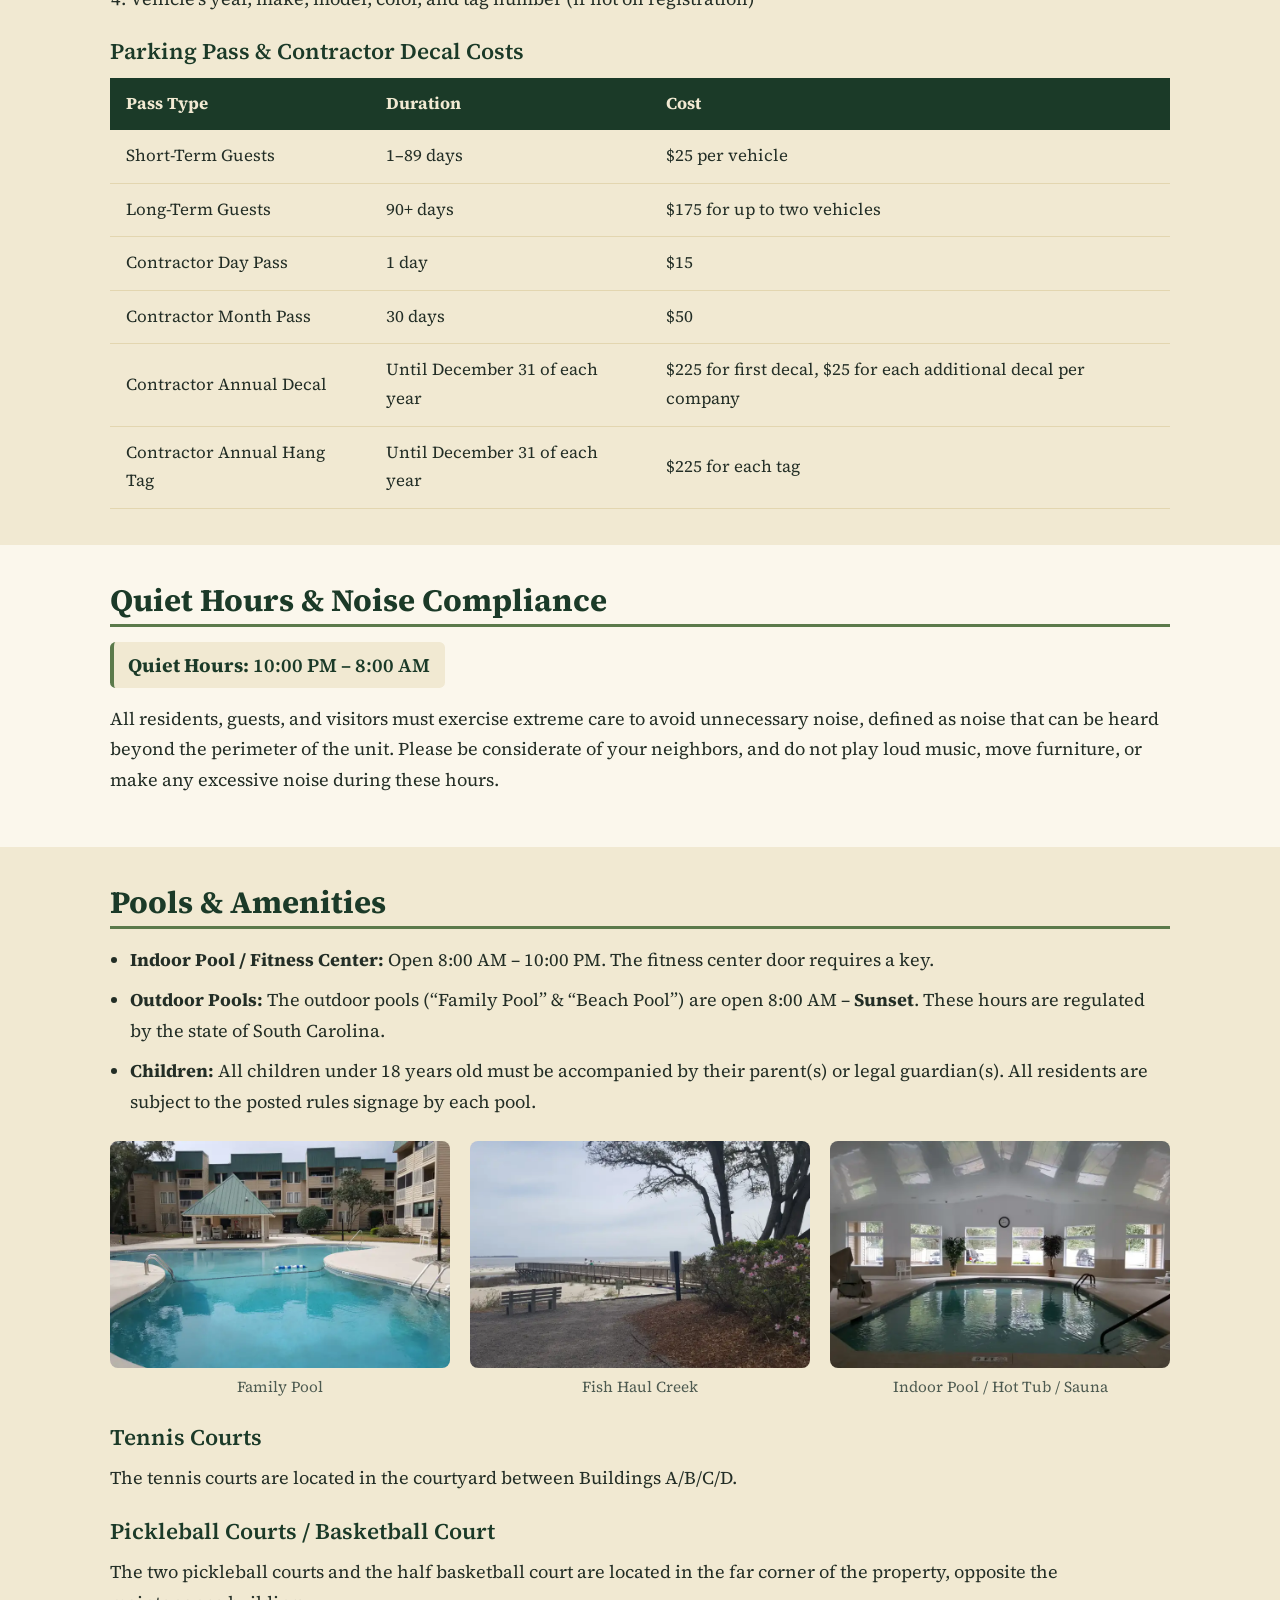
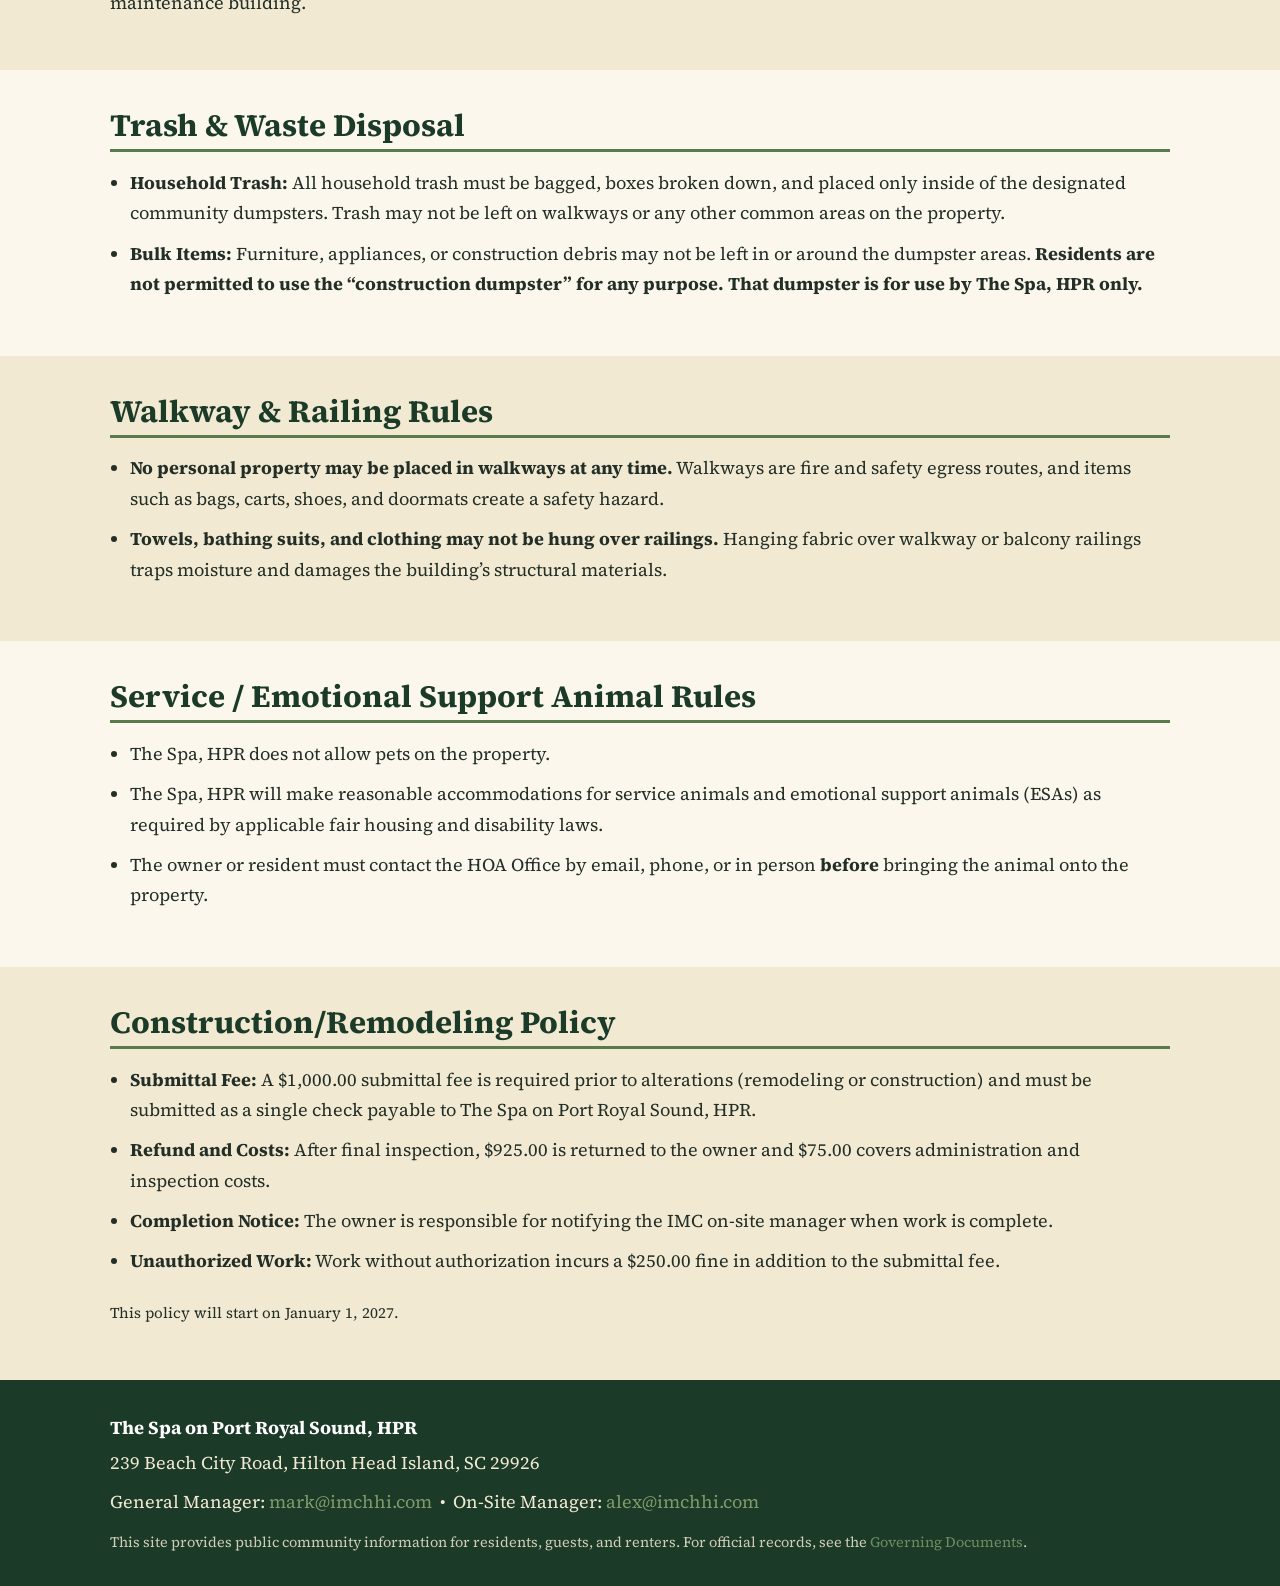
<file: rules.html>
<!DOCTYPE html>
<html lang="en">
<head>
  <meta charset="UTF-8">
  <meta name="viewport" content="width=device-width, initial-scale=1.0">
  <title>Rules &amp; Regulations — The Spa on Port Royal Sound, HPR</title>
  <meta name="description" content="Full rules and regulations for The Spa on Port Royal Sound, HPR: prohibited vehicles, parking passes and costs, quiet hours, pools, trash, walkways, service animal accommodations, and the alteration policy.">
  <meta name="author" content="The Spa on Port Royal Sound, HPR">
  <meta name="theme-color" content="#1B3A28">
  <link rel="preload" href="fonts/source-serif-4-latin-var.woff2" as="font" type="font/woff2" crossorigin>
  <link rel="stylesheet" href="style.css">
  <link rel="icon" type="image/png" sizes="48x48" href="images/favicon-48.png">
  <link rel="apple-touch-icon" href="images/apple-touch-icon-180.png">
</head>
<body>

  <nav class="topbar" id="topnav" aria-label="Primary navigation">
    <div class="topbar-inner container">
      <a class="brand" href="index.html"><span class="brand-full">The Spa on Port Royal Sound, HPR</span><span class="brand-short">The Spa, HPR</span></a>
      <div class="nav-links" role="navigation">
        <a href="index.html">Home</a>
        <a href="rules.html" aria-current="page">Rules</a>
        <a href="unit-finder.html">Unit Finder</a>
        <a href="pest-control.html">Pest Control</a>
        <a href="documents.html">Documents &amp; Contact</a>
      </div>
    </div>
  </nav>

  <header class="page-header" role="banner">
    <div class="container">
      <img class="site-logo" src="images/rasters/site-logo-260.webp" alt="The Spa on Port Royal Sound, HPR logo" width="260" height="260">
      <h1>Rules &amp; Regulations</h1>
      <p class="page-header-tagline">Complete rules for residents, guests, and renters of The Spa on Port Royal Sound, HPR.</p>
    </div>
  </header>

  <nav class="section-nav" aria-label="Rules sections">
    <div class="container nav-inner">
      <a href="#warnings">Warnings</a>
      <a href="#parking">Parking</a>
      <a href="#quiet-hours">Quiet Hours</a>
      <a href="#pools">Pools</a>
      <a href="#trash">Trash</a>
      <a href="#walkways">Walkways</a>
      <a href="#service-animals">Service Animals</a>
      <a href="#alterations">Alterations</a>
    </div>
  </nav>

  <main>

    <section id="warnings" class="section">
      <div class="container">
        <h2>Critical Arrival Warnings &amp; Banned Items</h2>

        <aside class="alert" role="note">
          <p><strong>Important notice to all residents, guests, and renters:</strong> To preserve our community infrastructure and security, the following items and vehicles are <strong>strictly prohibited</strong> from entering or parking on the property. Violations will result in immediate towing or HOA fines. See the <a href="https://www.imchhi.com/_files/ugd/a7227c_1ba12111fc824ec282f892b81226d903.pdf" rel="noopener">Fine Schedule (PDF)</a> for details.</p>
        </aside>

        <h3>Strictly Prohibited Vehicles &amp; Watercraft</h3>
        <ul>
          <li><strong>Commercial Vehicles:</strong> No box trucks, wrapped commercial vans, or contractor vehicles parked overnight unless actively performing emergency work (water leaks, electrical issues, etc.).</li>
          <li><strong>Recreational Vehicles (RVs) &amp; Campers:</strong> No RVs, motorhomes, travel trailers, or pop-up campers are permitted onto the property.</li>
          <li><strong>Watercraft &amp; Trailers:</strong> Boats, jet skis, kayaks, canoes, and their associated trailers are prohibited from entering the property.</li>
          <li><strong>E-Bikes:</strong> Electric bicycles of any kind or classification are prohibited from entering the property.</li>
        </ul>

        <h3>Other Prohibited Items</h3>
        <ul>
          <li><strong>Pets:</strong> The Spa, HPR does not allow pets onto the property.</li>
        </ul>
      </div>
    </section>

    <section id="parking" class="section section-alt">
      <div class="container">
        <h2>Parking &amp; Gate Access</h2>
        <ul>
          <li><strong>Two-Vehicle Limit:</strong> Only two vehicles are allowed per unit.</li>
          <li><strong>Parking Pass:</strong> Every vehicle must display either a valid parking pass on the dashboard, or a registered barcode sticker provided by the HOA office.</li>
          <li><strong>Parking Restrictions:</strong> There is no assigned parking on the property, but all residents and visitors are asked to park as straight as possible against the parking blocks and to respect any signage prohibiting parking (Fire Lanes, Trash Pickup Zones, etc.).</li>
        </ul>

        <h3>Documents Required for Resident and Contractor Decals</h3>
        <p>Owners or contractors registering for decals must provide the HOA Office with the following items:</p>
        <ol>
          <li>Valid Driver&rsquo;s License</li>
          <li>Current Registration</li>
          <li>Insurance Information</li>
          <li>Vehicle&rsquo;s year, make, model, color, and tag number (if not on registration)</li>
        </ol>

        <h3>Parking Pass &amp; Contractor Decal Costs</h3>
        <div class="table-wrap">
          <table>
            <thead>
              <tr><th scope="col">Pass Type</th><th scope="col">Duration</th><th scope="col">Cost</th></tr>
            </thead>
            <tbody>
              <tr><td>Short-Term Guests</td><td>1&ndash;89 days</td><td>$25 per vehicle</td></tr>
              <tr><td>Long-Term Guests</td><td>90+ days</td><td>$175 for up to two vehicles</td></tr>
              <tr><td>Contractor Day Pass</td><td>1 day</td><td>$15</td></tr>
              <tr><td>Contractor Month Pass</td><td>30 days</td><td>$50</td></tr>
              <tr><td>Contractor Annual Decal</td><td>Until December 31 of each year</td><td>$225 for first decal, $25 for each additional decal per company</td></tr>
              <tr><td>Contractor Annual Hang Tag</td><td>Until December 31 of each year</td><td>$225 for each tag</td></tr>
            </tbody>
          </table>
        </div>
      </div>
    </section>

    <section id="quiet-hours" class="section">
      <div class="container">
        <h2>Quiet Hours &amp; Noise Compliance</h2>
        <p class="keyfact"><strong>Quiet Hours:</strong> <time>10:00 PM</time> &ndash; <time>8:00 AM</time></p>
        <p>All residents, guests, and visitors must exercise extreme care to avoid unnecessary noise, defined as noise that can be heard beyond the perimeter of the unit. Please be considerate of your neighbors, and do not play loud music, move furniture, or make any excessive noise during these hours.</p>
      </div>
    </section>

    <section id="pools" class="section section-alt">
      <div class="container">
        <h2>Pools &amp; Amenities</h2>
        <ul>
          <li><strong>Indoor Pool / Fitness Center:</strong> Open <time>8:00 AM</time> &ndash; <time>10:00 PM</time>. The fitness center door requires a key.</li>
          <li><strong>Outdoor Pools:</strong> The outdoor pools (&ldquo;Family Pool&rdquo; &amp; &ldquo;Beach Pool&rdquo;) are open <time>8:00 AM</time> &ndash; <strong>Sunset</strong>. These hours are regulated by the state of South Carolina.</li>
          <li><strong>Children:</strong> All children under 18 years old must be accompanied by their parent(s) or legal guardian(s). All residents are subject to the posted rules signage by each pool.</li>
        </ul>
        <div class="amenity-photos">
          <figure><img src="images/rasters/photos/outdoor-pool-pavilion-800.webp" srcset="images/rasters/photos/outdoor-pool-pavilion-400.webp 400w, images/rasters/photos/outdoor-pool-pavilion-800.webp 800w" sizes="(max-width: 640px) 92vw, 33vw" alt="One of the two outdoor pools at The Spa, with a green-roof pavilion and lounge chairs" loading="lazy" decoding="async" width="800" height="534"><figcaption>Family Pool</figcaption></figure>
          <figure><img src="images/rasters/photos/beach-boardwalk-pier-800.webp" srcset="images/rasters/photos/beach-boardwalk-pier-400.webp 400w, images/rasters/photos/beach-boardwalk-pier-800.webp 800w" sizes="(max-width: 640px) 92vw, 33vw" alt="Wooden boardwalk leading to the natural beach on Port Royal Sound" loading="lazy" decoding="async" width="800" height="534"><figcaption>Fish Haul Creek</figcaption></figure>
          <figure><img src="images/rasters/photos/indoor-pool-800.webp" srcset="images/rasters/photos/indoor-pool-400.webp 400w, images/rasters/photos/indoor-pool-800.webp 800w" sizes="(max-width: 640px) 92vw, 33vw" alt="Indoor heated pool with skylights" loading="lazy" decoding="async" width="800" height="534"><figcaption>Indoor Pool / Hot Tub / Sauna</figcaption></figure>
        </div>
        <h3>Tennis Courts</h3>
        <p>The tennis courts are located in the courtyard between Buildings A/B/C/D.</p>
        <h3>Pickleball Courts / Basketball Court</h3>
        <p>The two pickleball courts and the half basketball court are located in the far corner of the property, opposite the maintenance building.</p>
      </div>
    </section>

    <section id="trash" class="section">
      <div class="container">
        <h2>Trash &amp; Waste Disposal</h2>
        <ul>
          <li><strong>Household Trash:</strong> All household trash must be bagged, boxes broken down, and placed only inside of the designated community dumpsters. Trash may not be left on walkways or any other common areas on the property.</li>
          <li><strong>Bulk Items:</strong> Furniture, appliances, or construction debris may not be left in or around the dumpster areas. <strong>Residents are not permitted to use the &ldquo;construction dumpster&rdquo; for any purpose. That dumpster is for use by The Spa, HPR only.</strong></li>
        </ul>
      </div>
    </section>

    <section id="walkways" class="section section-alt">
      <div class="container">
        <h2>Walkway &amp; Railing Rules</h2>
        <ul>
          <li><strong>No personal property may be placed in walkways at any time.</strong> Walkways are fire and safety egress routes, and items such as bags, carts, shoes, and doormats create a safety hazard.</li>
          <li><strong>Towels, bathing suits, and clothing may not be hung over railings.</strong> Hanging fabric over walkway or balcony railings traps moisture and damages the building&rsquo;s structural materials.</li>
        </ul>
      </div>
    </section>

    <section id="service-animals" class="section">
      <div class="container">
        <h2>Service / Emotional Support Animal Rules</h2>
        <ul>
          <li>The Spa, HPR does not allow pets on the property.</li>
          <li>The Spa, HPR will make reasonable accommodations for service animals and emotional support animals (ESAs) as required by applicable fair housing and disability laws.</li>
          <li>The owner or resident must contact the HOA Office by email, phone, or in person <strong>before</strong> bringing the animal onto the property.</li>
        </ul>
      </div>
    </section>

    <section id="alterations" class="section section-alt">
      <div class="container">
        <h2>Construction/Remodeling Policy</h2>
        <ul>
          <li><strong>Submittal Fee:</strong> A $1,000.00 submittal fee is required prior to alterations (remodeling or construction) and must be submitted as a single check payable to The Spa on Port Royal Sound, HPR.</li>
          <li><strong>Refund and Costs:</strong> After final inspection, $925.00 is returned to the owner and $75.00 covers administration and inspection costs.</li>
          <li><strong>Completion Notice:</strong> The owner is responsible for notifying the IMC on-site manager when work is complete.</li>
          <li><strong>Unauthorized Work:</strong> Work without authorization incurs a $250.00 fine in addition to the submittal fee.</li>
        </ul>
        <p><small>This policy will start on January 1, 2027.</small></p>
      </div>
    </section>

  </main>

  <footer class="footer" role="contentinfo">
    <div class="container">
      <p class="footer-name">The Spa on Port Royal Sound, HPR</p>
      <address>239 Beach City Road, Hilton Head Island, SC 29926</address>
      <p class="footer-contacts">
        General Manager: <a href="mailto:mark@imchhi.com">mark@imchhi.com</a> &nbsp;&bull;&nbsp;
        On-Site Manager: <a href="mailto:alex@imchhi.com">alex@imchhi.com</a>
      </p>
      <p class="footer-fineprint">This site provides public community information for residents, guests, and renters. For official records, see the <a href="documents.html">Governing Documents</a>.</p>
    </div>
  </footer>

</body>
</html>
</file>
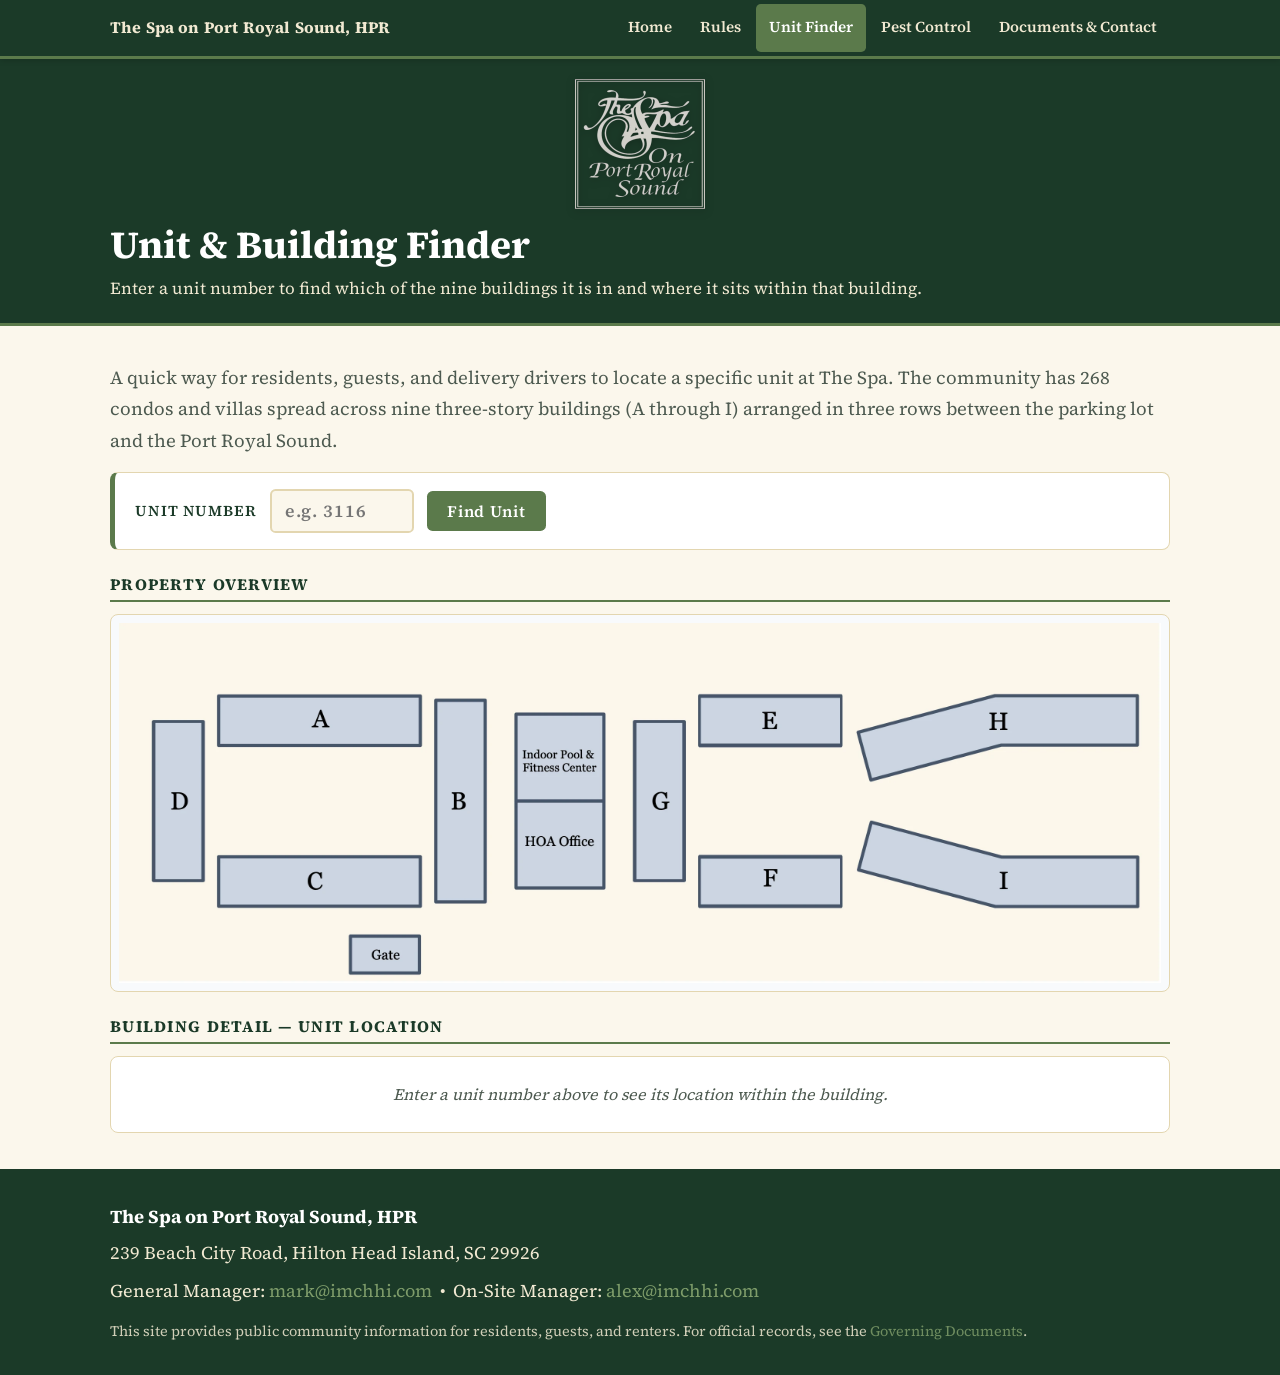
<file: unit-finder.html>
<!DOCTYPE html>
<html lang="en">
<head>
  <meta charset="UTF-8">
  <meta name="viewport" content="width=device-width, initial-scale=1.0">
  <title>Unit &amp; Building Finder — The Spa on Port Royal Sound, HPR</title>
  <meta name="description" content="Interactive unit and building finder for The Spa on Port Royal Sound, HPR on Hilton Head Island, SC. Enter a unit number to see which building it is in and where it sits within that building.">
  <meta name="author" content="The Spa on Port Royal Sound, HPR">
  <meta name="theme-color" content="#1B3A28">
  <meta property="og:title" content="Unit &amp; Building Finder — The Spa on Port Royal Sound, HPR">
  <meta property="og:description" content="Find any unit at The Spa on Port Royal Sound, HPR. Enter a unit number to see which of the nine buildings it's in and its location within the building.">
  <meta property="og:type" content="website">
  <link rel="preload" href="fonts/source-serif-4-latin-var.woff2" as="font" type="font/woff2" crossorigin>
  <link rel="stylesheet" href="style.css">
  <link rel="stylesheet" href="unit-finder/public/css/unit-finder.css">
  <link rel="icon" type="image/png" sizes="48x48" href="images/favicon-48.png">
  <link rel="apple-touch-icon" href="images/apple-touch-icon-180.png">
</head>
<body>

  <nav class="topbar" id="topnav" aria-label="Primary navigation">
    <div class="topbar-inner container">
      <a class="brand" href="index.html"><span class="brand-full">The Spa on Port Royal Sound, HPR</span><span class="brand-short">The Spa, HPR</span></a>
      <div class="nav-links" role="navigation">
        <a href="index.html">Home</a>
        <a href="rules.html">Rules</a>
        <a href="unit-finder.html" aria-current="page">Unit Finder</a>
        <a href="pest-control.html">Pest Control</a>
        <a href="documents.html">Documents &amp; Contact</a>
      </div>
    </div>
  </nav>

  <header class="page-header" role="banner">
    <div class="container">
      <img class="site-logo" src="images/rasters/site-logo-260.webp" alt="The Spa on Port Royal Sound, HPR logo" width="260" height="260">
      <h1>Unit &amp; Building Finder</h1>
      <p class="page-header-tagline">Enter a unit number to find which of the nine buildings it is in and where it sits within that building.</p>
    </div>
  </header>

  <main>
    <section class="section">
      <div class="container">

        <p class="lede">A quick way for residents, guests, and delivery drivers to locate a specific unit at The Spa. The community has 268 condos and villas spread across nine three-story buildings (A through I) arranged in three rows between the parking lot and the Port Royal Sound.</p>
        <p class="lede lede-short">Enter a unit number to locate the building and floor.</p>

        <div id="app">
          <noscript>
            <p>This page requires JavaScript to find units and buildings.</p>
          </noscript>
        </div>

      </div>
    </section>
  </main>

  <footer class="footer" role="contentinfo">
    <div class="container">
      <p class="footer-name">The Spa on Port Royal Sound, HPR</p>
      <address>239 Beach City Road, Hilton Head Island, SC 29926</address>
      <p class="footer-contacts">
        General Manager: <a href="mailto:mark@imchhi.com">mark@imchhi.com</a> &nbsp;&bull;&nbsp;
        On-Site Manager: <a href="mailto:alex@imchhi.com">alex@imchhi.com</a>
      </p>
      <p class="footer-fineprint">This site provides public community information for residents, guests, and renters. For official records, see the <a href="documents.html">Governing Documents</a>.</p>
    </div>
  </footer>

  <script src="unit-finder/unit-finder.js"></script>

</body>
</html>
</file>
<file: style.css>
/* The Spa on Port Royal Sound, HPR — styles */

/* Source Serif 4 — self-hosted latin subset, variable weight 400–700.
   Eliminates the third-party Google Fonts request. SIL Open Font License. */
@font-face {
  font-family: 'Source Serif 4';
  font-style: normal;
  font-weight: 400 700;
  font-display: swap;
  src: url('fonts/source-serif-4-latin-var.woff2') format('woff2');
  unicode-range: U+0000-00FF, U+0131, U+0152-0153, U+02BB-02BC, U+02C6, U+02DA, U+02DC, U+0304, U+0308, U+0329, U+2000-206F, U+20AC, U+2122, U+2191, U+2193, U+2212, U+2215, U+FEFF, U+FFFD;
}

:root {
  /* Hunter-green palette */
  --green-deep: #1B3A28;
  --green: #244C34;
  --green-mid: #2E5C3E;
  --moss: #5B7A4B;
  --moss-light: #7E9C6A;
  --cream: #F1E9D2;
  --cream-deep: #E3D6B0;
  --paper: #FBF7EC;
  --ink: #232E26;
  --ink-soft: #4D5A50;
  --white: #ffffff;
  --warn-bg: #F2E3D8;
  --warn-border: #8C4A2C;
  --warn-ink: #4A2316;
  --maxw: 1100px;
  --nav-h: 3.5rem;
  --serif: 'Source Serif 4', Georgia, 'Times New Roman', serif;
}

* { box-sizing: border-box; }

html { scroll-padding-top: calc(var(--nav-h) + 1rem); -webkit-text-size-adjust: 100%; }

body {
  margin: 0;
  font-family: var(--serif);
  font-size: 1.125rem;
  line-height: 1.7;
  color: var(--ink);
  background: var(--paper);
}

h1, h2, h3 { color: var(--green-deep); line-height: 1.25; margin: 0 0 .5em; font-weight: 600; }
h1 { font-size: clamp(1.7rem, 4vw, 2.4rem); font-weight: 700; }
h2 { font-size: clamp(1.4rem, 3vw, 1.95rem); font-weight: 700; padding-bottom: .25rem; border-bottom: 3px solid var(--moss); }
h3 { font-size: clamp(1.15rem, 2.2vw, 1.4rem); font-weight: 600; margin-top: 1.5rem; }

p { margin: 0 0 1rem; }
a { color: var(--moss); text-decoration: none; }
a:hover, a:focus { color: var(--green-mid); text-decoration: underline; }

.container { width: 100%; max-width: var(--maxw); margin: 0 auto; padding: 0 1.25rem; }

/* Top navbar */
.topbar {
  position: sticky;
  top: 0;
  z-index: 100;
  background: var(--green-deep);
  border-bottom: 3px solid var(--moss);
  box-shadow: 0 1px 6px rgba(0,0,0,.18);
}
.topbar-inner {
  display: flex;
  align-items: center;
  justify-content: space-between;
  gap: 1rem;
  flex-wrap: wrap;
  min-height: var(--nav-h);
}
.brand {
  color: var(--cream);
  font-weight: 700;
  font-size: 1rem;
  letter-spacing: .01em;
  text-decoration: none;
  white-space: nowrap;
}
.brand:hover { color: var(--white); text-decoration: none; }
.brand-short { display: none; }
.nav-links { display: flex; gap: .15rem; flex-wrap: wrap; }
.nav-links a {
  color: var(--cream);
  text-decoration: none;
  font-weight: 600;
  font-size: .95rem;
  padding: .6rem .8rem;
  border-radius: .3rem;
  border-bottom: 3px solid transparent;
}
.nav-links a:hover, .nav-links a:focus {
  background: var(--green-mid);
  color: var(--white);
  outline: none;
  text-decoration: none;
}
.nav-links a[aria-current="page"] {
  background: var(--moss);
  color: var(--white);
}

/* Masthead (home) */
.masthead {
  position: relative;
  overflow: hidden;
  color: var(--cream);
  text-align: center;
  background-color: var(--green-deep);
  border-bottom: 3px solid var(--moss);
}
.masthead-bg {
  position: absolute;
  inset: 0;
  z-index: 0;
  width: 100%;
  height: 100%;
  object-fit: cover;
  object-position: center;
}
.masthead::after {
  content: "";
  position: absolute;
  inset: 0;
  z-index: 1;
  background: linear-gradient(rgba(27,58,40,.78), rgba(27,58,40,.92));
  pointer-events: none;
}
.masthead-inner { position: relative; z-index: 2; max-width: var(--maxw); margin: 0 auto; padding: 1.75rem 1.25rem 1.5rem; }
.masthead-eyebrow {
  text-transform: uppercase;
  letter-spacing: .14em;
  font-size: .78rem;
  font-weight: 600;
  margin: 0 0 .35rem;
  color: var(--moss-light);
}
.masthead h1 { color: var(--white); margin: 0 0 .35rem; }
.masthead-tagline { font-size: clamp(1rem, 2vw, 1.2rem); margin: 0 auto; max-width: 40rem; color: var(--cream); }

/* Site logo shown in masthead / page header */
.site-logo {
  display: block;
  width: clamp(80px, 18vw, 130px);
  height: auto;
  aspect-ratio: 1 / 1;
  margin: 0 auto .75rem;
  filter: drop-shadow(0 2px 4px rgba(0,0,0,.25));
}

/* Page header (interior pages) */
.page-header {
  background: var(--green-deep);
  color: var(--cream);
  border-bottom: 3px solid var(--moss);
}
.page-header h1 { color: var(--white); margin: 0 0 .35rem; }
.page-header-tagline { margin: 0; color: var(--cream); font-size: 1.05rem; }
.page-header .container { padding-top: 1.25rem; padding-bottom: 1.25rem; }

/* In-page section nav (rules page) */
.section-nav {
  position: sticky;
  top: var(--nav-h);
  z-index: 90;
  background: var(--green);
  border-bottom: 2px solid var(--moss);
}
.section-nav .nav-inner {
  display: flex;
  gap: .25rem;
  overflow-x: auto;
  scrollbar-width: thin;
  padding: .25rem .5rem;
}
.section-nav a {
  color: var(--cream);
  text-decoration: none;
  font-weight: 600;
  font-size: .95rem;
  padding: .55rem .75rem;
  white-space: nowrap;
  border-radius: .3rem;
}
.section-nav a:hover, .section-nav a:focus { background: var(--green-mid); color: var(--white); outline: none; text-decoration: none; }

/* Sections */
.section { padding: 2.25rem 0; }
.section-alt { background: var(--cream); }

.lede { font-size: 1.15rem; color: var(--ink-soft); }
.lede-short { display: none; }

ul, ol { margin: 0 0 1.25rem; padding-left: 1.25rem; }
li { margin: 0 0 .6rem; }

/* Rules grid (home) */
.rules-grid {
  display: grid;
  grid-template-columns: repeat(auto-fit, minmax(280px, 1fr));
  gap: 1.25rem;
  margin: 1.5rem 0;
}
.rule-card {
  background: var(--white);
  border: 1px solid var(--cream-deep);
  border-left: 5px solid var(--moss);
  border-radius: .5rem;
  padding: 1rem 1.25rem;
}
.rule-card h3 { margin-top: 0; color: var(--green-deep); }
.rule-card p { margin: 0; }
.more-link { margin-top: 1.5rem; font-size: 1.15rem; }

/* Contacts (documents page) */
.contacts-grid {
  display: grid;
  grid-template-columns: repeat(auto-fit, minmax(260px, 1fr));
  gap: 1.25rem;
  margin: 1.5rem 0;
}
.contact-card {
  background: var(--white);
  border: 1px solid var(--cream-deep);
  border-radius: .5rem;
  padding: 1.1rem 1.25rem;
}
.contact-card h3 { margin-top: 0; color: var(--moss); font-size: 1.05rem; text-transform: uppercase; letter-spacing: .06em; }
.contact-name { font-size: 1.25rem; font-weight: 600; color: var(--green-deep); margin: 0 0 .25rem; }
.contact-card p { margin: 0 0 .35rem; }

/* Alert box */
.alert {
  background: var(--warn-bg);
  border-left: 6px solid var(--warn-border);
  border-radius: .4rem;
  padding: 1rem 1.25rem;
  margin: 0 0 1.5rem;
  color: var(--warn-ink);
  font-size: 1.08rem;
}
.alert p { margin: 0; }

/* Key fact */
.keyfact {
  font-size: 1.2rem;
  font-weight: 600;
  color: var(--green-deep);
  background: var(--cream);
  display: inline-block;
  padding: .4rem .9rem;
  border-radius: .35rem;
  border-left: 4px solid var(--moss);
}

/* Screen-reader-only text */
.visually-hidden {
  position: absolute;
  width: 1px;
  height: 1px;
  margin: -1px;
  padding: 0;
  overflow: hidden;
  clip: rect(0 0 0 0);
  white-space: nowrap;
  border: 0;
}

/* Tables */
.table-wrap { overflow-x: auto; }
table { width: 100%; border-collapse: collapse; font-size: 1.05rem; min-width: 32rem; }
thead th { background: var(--green-deep); color: var(--cream); text-align: left; padding: .75rem 1rem; }
tbody td { padding: .75rem 1rem; border-bottom: 1px solid var(--cream-deep); }
tbody tr:nth-child(even) { background: var(--cream); }
#pest-control-months time { font-weight: 700; }

/* Amenity photos */
.amenity-photos { display: grid; grid-template-columns: repeat(3, 1fr); gap: 1.25rem; margin: 1.5rem 0 0; }
.amenity-photos figure { margin: 0; }
.amenity-photos img { width: 100%; height: auto; border-radius: .5rem; display: block; aspect-ratio: 3 / 2; object-fit: cover; }
.amenity-photos figcaption { text-align: center; font-size: .95rem; color: var(--ink-soft); margin-top: .4rem; }

/* Photo gallery (home page) */
.photo-gallery {
  display: grid;
  grid-template-columns: repeat(3, 1fr);
  gap: 1rem;
  margin: 1.5rem 0 0;
}
.photo-tile { margin: 0; overflow: hidden; border-radius: .5rem; background: var(--cream-deep); }
.photo-tile img {
  display: block;
  width: 100%;
  height: 100%;
  aspect-ratio: 3 / 2;
  object-fit: cover;
  transition: transform .35s ease;
}
.photo-tile:hover img, .photo-tile:focus-within img { transform: scale(1.03); }
.photo-tile figcaption {
  background: var(--white);
  color: var(--green-deep);
  font-size: 1rem;
  font-weight: 600;
  text-align: center;
  padding: .65rem .75rem;
  border-top: 1px solid var(--cream-deep);
}

/* Document links */
.doc-links { list-style: none; padding: 0; }
.doc-links li { margin-bottom: .6rem; }
.doc-links a { font-weight: 600; font-size: 1.1rem; }
.doc-links a::before { content: "\1F4C4\00a0"; }

/* Footer */
.footer { background: var(--green-deep); color: var(--cream); padding: 2rem 0; }
.footer a { color: var(--moss-light); }
.footer a:hover { color: var(--white); }
.footer-name { font-weight: 700; font-size: 1.15rem; margin: 0 0 .35rem; color: var(--white); }
.footer address { font-style: normal; margin: 0 0 .5rem; }
.footer-contacts { margin: 0 0 .75rem; }
.footer-fineprint { font-size: .9rem; opacity: .85; margin: 0; }

/* Responsive */
@media (max-width: 640px) {
  html { scroll-padding-top: 6rem; }
  body { font-size: 1.0625rem; }
  .topbar-inner { justify-content: center; text-align: center; gap: .5rem; }
  .brand { width: 100%; text-align: center; font-size: 1.05rem; }
  .brand-full { display: none; }
  .brand-short { display: inline; }
  .nav-links { width: 100%; justify-content: center; flex-wrap: wrap; overflow-x: visible; }
  .nav-links a { padding: .55rem .7rem; }
  .section-nav { position: static; }
  .section-nav .nav-inner { flex-wrap: wrap; justify-content: center; overflow-x: visible; padding: .5rem; }
  .section-nav a { flex: 1 1 auto; text-align: center; min-width: 7.5rem; }
  .masthead-inner { padding: 1.25rem 1.25rem 1.1rem; }
  .section { padding: 1.75rem 0; }
  .amenity-photos { grid-template-columns: 1fr; }
  .photo-gallery { grid-template-columns: repeat(2, 1fr); gap: .75rem; }
}

/* Focus visibility */
a:focus-visible, button:focus-visible { outline: 3px solid var(--moss-light); outline-offset: 2px; }

/* Reduced motion */
@media (prefers-reduced-motion: reduce) { * { scroll-behavior: auto !important; } }

/* Unit Finder mobile optimizations */
@media (max-width: 640px) {
  .page-header .container { padding-top: .9rem; padding-bottom: .9rem; }
  .page-header h1 { font-size: 1.55rem; }
  .page-header-tagline { font-size: .95rem; }
  .lede { font-size: 1rem; margin-bottom: .75rem; }
  .lede-short { display: block; }
  .lede:not(.lede-short) { display: none; }
}
</file>
<file: unit-finder/public/css/unit-finder.css>
/* Unit Finder page-specific styles.
   The vanilla JS app injects elements with these classes.
   All colors come from CSS custom properties defined in the root
   style.css so the page chrome and the app share the same palette. */

/* ===== Layout ============================================================ */

.uf-app {
  display: flex;
  flex-direction: column;
  gap: 1.5rem;
}

.uf-section { margin: 0; }

.uf-finder-section-title {
  font-size: 1rem;
  font-weight: 700;
  color: var(--green-deep, #1B3A28);
  text-transform: uppercase;
  letter-spacing: 0.08em;
  padding-bottom: 0.35rem;
  margin: 0 0 0.75rem;
  border-bottom: 2px solid var(--moss, #5B7A4B);
}

/* ===== Search bar ======================================================== */

.uf-search {
  display: flex;
  flex-wrap: wrap;
  align-items: center;
  gap: 0.8rem;
  background: var(--white, #ffffff);
  border: 1px solid var(--cream-deep, #E3D6B0);
  border-left: 5px solid var(--moss, #5B7A4B);
  border-radius: 0.5rem;
  padding: 1rem 1.25rem;
}

.uf-search-label {
  font-size: 0.95rem;
  font-weight: 600;
  color: var(--green-deep, #1B3A28);
  text-transform: uppercase;
  letter-spacing: 0.06em;
}

.uf-search-input {
  font-family: var(--serif, Georgia, serif);
  font-size: 1.1rem;
  font-weight: 600;
  color: var(--ink, #232E26);
  background: var(--paper, #FBF7EC);
  border: 2px solid var(--cream-deep, #E3D6B0);
  border-radius: 0.35rem;
  padding: 0.5rem 0.8rem;
  width: 9rem;
  letter-spacing: 0.05em;
  outline: none;
  transition: border-color 0.2s, background 0.2s;
}

.uf-search-input:focus {
  border-color: var(--moss, #5B7A4B);
  background: var(--white, #ffffff);
}

.uf-search-button {
  font-family: var(--serif, Georgia, serif);
  font-size: 1rem;
  font-weight: 600;
  color: var(--white, #ffffff);
  background: var(--moss, #5B7A4B);
  border: none;
  border-radius: 0.35rem;
  padding: 0.55rem 1.3rem;
  cursor: pointer;
  letter-spacing: 0.04em;
  transition: background 0.2s;
}

.uf-search-button:hover, .uf-search-button:focus {
  background: var(--green-mid, #2E5C3E);
  outline: none;
}

.uf-result-badge {
  margin-left: auto;
  font-size: 0.9rem;
  font-weight: 600;
  color: var(--green-deep, #1B3A28);
  background: var(--cream, #F1E9D2);
  border-radius: 1rem;
  padding: 0.35rem 0.95rem;
  letter-spacing: 0.02em;
}

.uf-result-badge.error {
  color: #4A2316;
  background: #F2E3D8;
}
.uf-result-badge.hidden { display: none; }

/* ===== Overhead map (image + transparent overlay) ======================= */

.uf-overview-wrap {
  background: #f8fafc;
  border: 1px solid var(--cream-deep, #E3D6B0);
  border-radius: 0.5rem;
  padding: 0.5rem;
  overflow: hidden;
}

/* The stage locks the overlay to the image's exact dimensions. */
.uf-map-stage {
  position: relative;
  width: 100%;
  aspect-ratio: 2706 / 936;
}

.uf-map-base {
  display: block;
  width: 100%;
  height: auto;
}

.uf-map-overlay {
  position: absolute;
  inset: 0;
  width: 100%;
  height: 100%;
}

/* Building shapes on the overlay.  Background image already paints
   them in light gray; the overlay is fully transparent by default
   so the static map looks complete on its own. */
.uf-map-overlay .bldg-shape {
  fill: transparent;
  stroke: transparent;
  stroke-width: 4;
  transition: fill 0.2s ease, stroke 0.2s ease;
  cursor: pointer;
  pointer-events: all;
}

/* Hover: just a faint outline to show the shape is clickable. */
.uf-map-overlay .bldg-shape:hover {
  stroke: #475569;
  stroke-opacity: 0.5;
}

/* Highlighted (selected) building: gold wash over the shape. */
.uf-map-overlay .bldg-shape.highlighted,
.uf-map-overlay .bldg-shape.highlighted:hover {
  fill: rgba(232, 179, 57, 0.45);
  stroke: #B8860B;
  stroke-width: 4;
  stroke-opacity: 1;
}

/* ===== Building detail (floor-by-floor unit grid) ====================== */

.uf-bldg-detail {
  width: 100%;
  background: var(--white, #ffffff);
  border: 1px solid var(--cream-deep, #E3D6B0);
  border-left: 5px solid var(--moss, #5B7A4B);
  border-radius: 0.5rem;
  padding: 1.25rem;
}

.uf-bldg-label {
  font-size: 1.4rem;
  font-weight: 600;
  color: var(--green-deep, #1B3A28);
  text-align: center;
  margin: 0 0 0.25rem;
}

/* The unit grid. On desktop it fits the container; on mobile the
   container scrolls horizontally (with no white space because the
   grid itself is max-content and the scroll is on a bounded wrap). */
.uf-detail-container {
  width: 100%;
  overflow-x: auto;
  -webkit-overflow-scrolling: touch;
}

.uf-building-grid {
  display: grid;
  grid-template-rows: repeat(3, auto);
  gap: 3px;
  width: 100%;
  min-width: max-content;
}

.uf-floor-label {
  display: flex;
  align-items: center;
  justify-content: center;
  font-size: clamp(0.72rem, 2.2vw, 0.95rem);
  font-weight: 600;
  color: var(--ink-soft, #4D5A50);
}

.uf-stair-cell {
  background: #A88A5C;
  border-radius: 3px;
  display: flex;
  align-items: center;
  justify-content: center;
  font-size: clamp(0.6rem, 1.8vw, 0.8rem);
  font-weight: 700;
  color: var(--white, #ffffff);
  letter-spacing: 0.04em;
  padding: 6px 4px;
  min-height: 0;
  grid-row: 1 / 4;
}

.uf-unit-cell {
  background: var(--cream, #F1E9D2);
  border: 1.5px solid var(--cream-deep, #E3D6B0);
  border-radius: 3px;
  display: flex;
  align-items: center;
  justify-content: center;
  font-size: clamp(0.6rem, 1.8vw, 0.78rem);
  font-weight: 500;
  color: var(--ink, #232E26);
  padding: 4px 2px;
  min-height: 2.4rem;
  min-width: 2.4rem;
  text-align: center;
  line-height: 1.15;
  transition: background 0.25s, border-color 0.25s, transform 0.25s;
  /* Allow long unit numbers like 1330 to fit without breaking the cell. */
  overflow: hidden;
  text-overflow: ellipsis;
  white-space: nowrap;
}

.uf-unit-cell.highlighted {
  background: #E8B339;
  border-color: #B8860B;
  color: var(--ink, #232E26);
  font-weight: 700;
  box-shadow: 0 0 0 2px rgba(184, 134, 11, 0.35);
  transform: scale(1.06);
  z-index: 1;
  position: relative;
}

.uf-unit-cell.beach-stack {
  background: #D4E2DA;
  border-color: var(--moss-light, #7E9C6A);
}

.uf-detail-placeholder {
  color: var(--ink-soft, #4D5A50);
  font-size: 1rem;
  text-align: center;
  padding: 1.5rem 1rem;
  font-style: italic;
  background: var(--white, #ffffff);
  border: 1px solid var(--cream-deep, #E3D6B0);
  border-radius: 0.5rem;
}

/* ===== Mobile hint (shown only on narrow screens) ======================== */

.uf-mobile-hint {
  display: none;
  text-align: center;
  font-size: 0.85rem;
  color: var(--ink-soft, #4D5A50);
  margin: 0.4rem 0 0;
  font-style: italic;
}
.uf-map-hint { margin-bottom: 0.25rem; }
.uf-detail-hint { margin-top: 0.25rem; }

/* ===== Mobile optimizations ============================================== */

@media (max-width: 640px) {
  .uf-search {
    flex-direction: column;
    align-items: stretch;
    gap: 0.6rem;
    padding: 0.85rem 1rem;
    margin-bottom: 1rem;
  }
  .uf-search-label { font-size: 0.85rem; }
  .uf-search-input { width: 100%; font-size: 1.15rem; padding: 0.65rem 0.9rem; }
  .uf-search-button { width: 100%; padding: 0.75rem 1rem; font-size: 1.05rem; }
  .uf-result-badge {
    margin-left: 0;
    width: 100%;
    text-align: center;
    font-size: 1rem;
    padding: 0.5rem 0.75rem;
    border-radius: 0.5rem;
  }

  .uf-overview-wrap { padding: 0.35rem; }
  /* The image scales to fit the container via width:100%.  The
     overlay SVG uses the same viewBox (2706×936) and aspect-ratio
     so the hit areas stay aligned at any display width. */

  .uf-bldg-detail { padding: 1rem; }
  .uf-bldg-label { font-size: 1.2rem; }
  .uf-unit-cell {
    min-width: 2.2rem;
    min-height: 2.6rem;
    padding: 0.3rem 0.2rem;
  }
  .uf-unit-cell.highlighted { transform: scale(1.08); }
  .uf-stair-cell { font-size: 0.65rem; padding: 4px 2px; }

  .uf-mobile-hint { display: block; }
}
</file>
